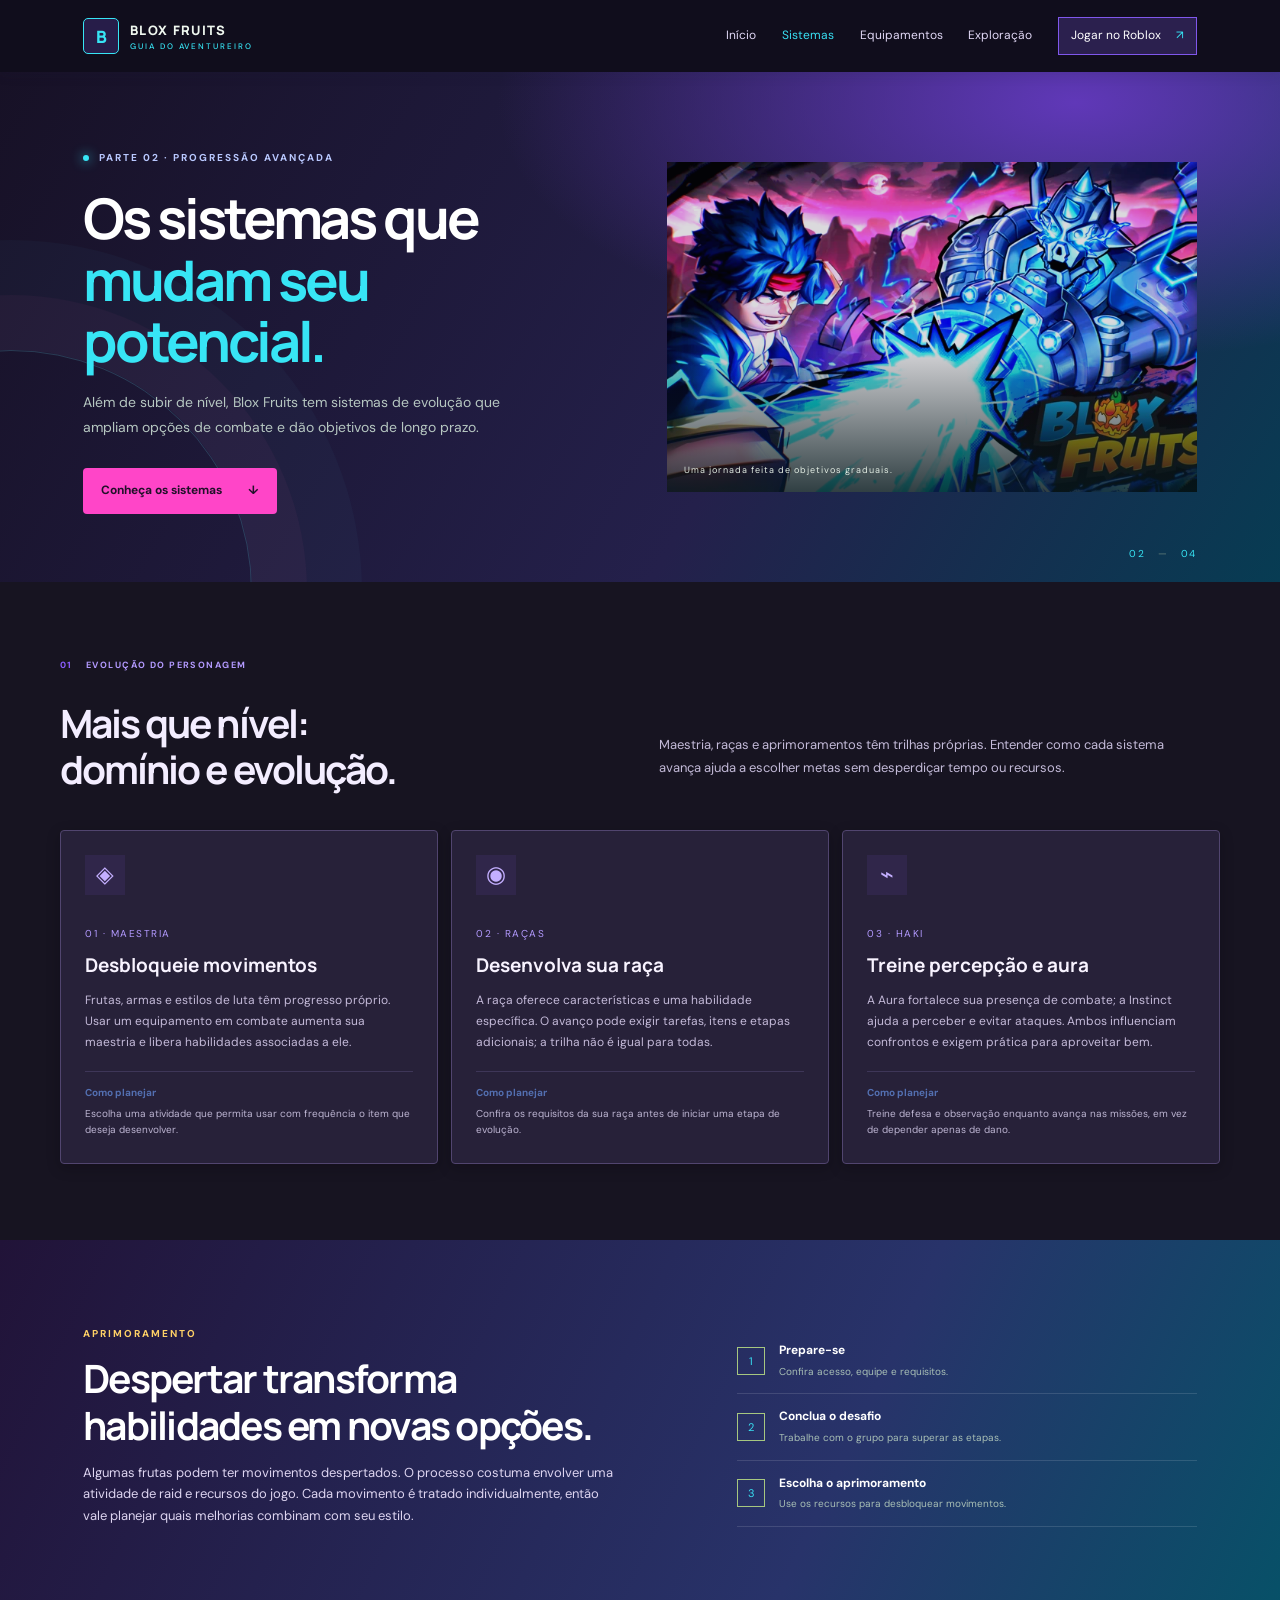
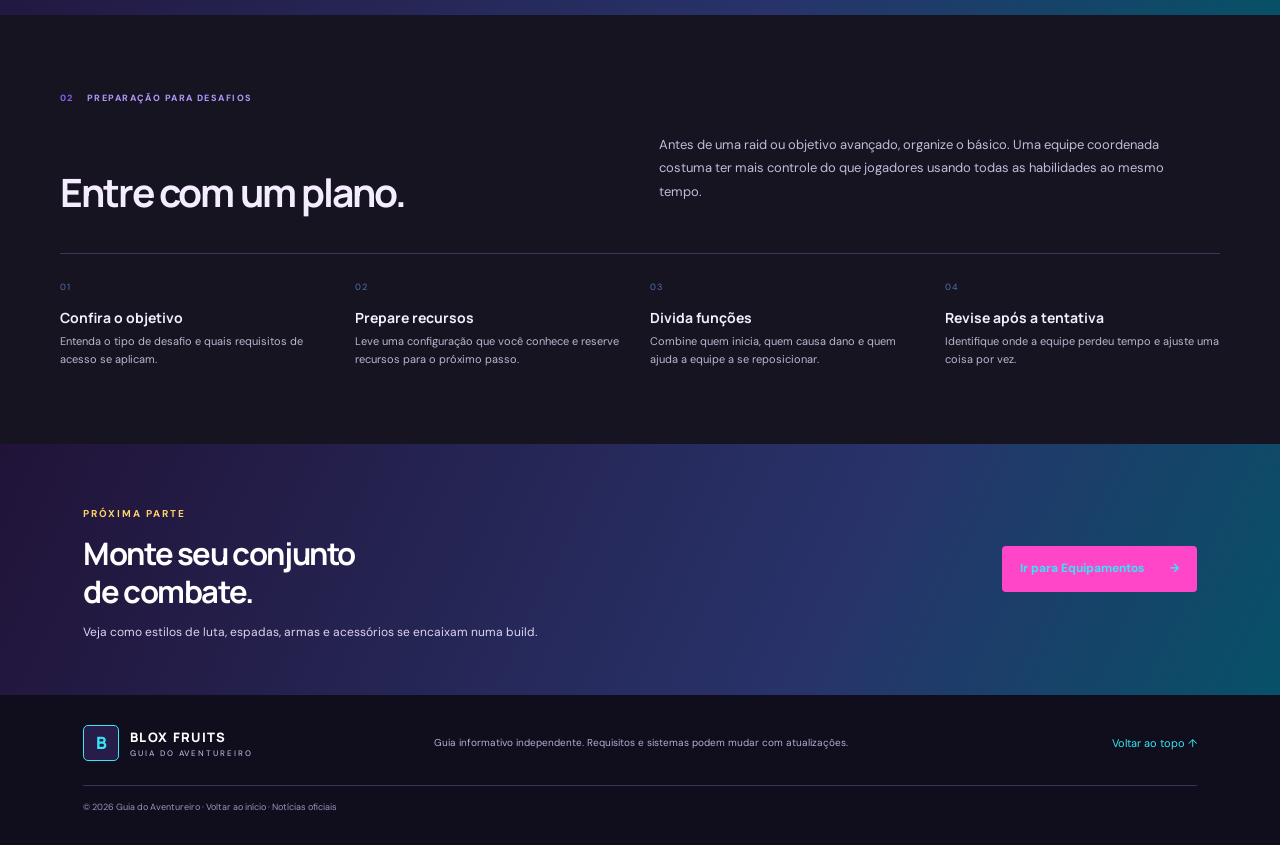
<file: pag2.html>
<!doctype html>
<html lang="pt-BR">
<head>
  <meta charset="utf-8">
  <meta name="viewport" content="width=device-width, initial-scale=1">
  <meta name="description" content="Guia de sistemas avançados de Blox Fruits: raças, Haki, despertar e progressão de habilidades.">
  <meta name="theme-color" content="#071a20">
  <title>Sistemas avançados — Blox Fruits</title>
  <link rel="preconnect" href="https://fonts.googleapis.com"><link rel="preconnect" href="https://fonts.gstatic.com" crossorigin>
  <link href="https://fonts.googleapis.com/css2?family=DM+Sans:wght@400;500;600;700&family=Manrope:wght@400;500;600;700;800&display=swap" rel="stylesheet">
  <link rel="stylesheet" href="style.css"><script src="javascript.js" defer></script>
</head>
<body id="top">
  <header class="topbar"><a class="brand" href="index.html"><span class="brand-mark">B</span><span>BLOX FRUITS<small>GUIA DO AVENTUREIRO</small></span></a><button class="menu-toggle" aria-label="Abrir menu" aria-expanded="false">☰</button><nav class="nav" aria-label="Navegação principal"><a href="index.html">Início</a><a href="pag2.html" aria-current="page">Sistemas</a><a href="pag3.html">Equipamentos</a><a href="pag4.html">Exploração</a><a class="nav-cta" href="https://www.roblox.com/games/2753915549/Blox-Fruits" target="_blank" rel="noopener noreferrer">Jogar no Roblox <span>↗</span></a></nav></header>
  <main>
    <section class="guide-hero"><div class="guide-hero-copy"><p class="eyebrow"><span></span> PARTE 02 · PROGRESSÃO AVANÇADA</p><h1>Os sistemas que<br><em>mudam seu potencial.</em></h1><p>Além de subir de nível, Blox Fruits tem sistemas de evolução que ampliam opções de combate e dão objetivos de longo prazo.</p><a class="button primary" href="#sistemas">Conheça os sistemas <span>↓</span></a></div><figure class="guide-hero-image"><img src="noFilter.webp" alt="Arte do universo de Blox Fruits"><figcaption>Uma jornada feita de objetivos graduais.</figcaption></figure><div class="page-number">02 <span>—</span> 04</div></section>
    <section class="section guide-section" id="sistemas"><div class="section-label"><span>01</span> EVOLUÇÃO DO PERSONAGEM</div><div class="section-heading"><div><h2>Mais que nível:<br>domínio e evolução.</h2></div><p>Maestria, raças e aprimoramentos têm trilhas próprias. Entender como cada sistema avança ajuda a escolher metas sem desperdiçar tempo ou recursos.</p></div>
      <div class="system-grid">
        <article class="system-card"><span class="system-icon">◈</span><span class="feature-number">01 · MAESTRIA</span><h3>Desbloqueie movimentos</h3><p>Frutas, armas e estilos de luta têm progresso próprio. Usar um equipamento em combate aumenta sua maestria e libera habilidades associadas a ele.</p><div class="system-tip"><strong>Como planejar</strong><span>Escolha uma atividade que permita usar com frequência o item que deseja desenvolver.</span></div></article>
        <article class="system-card"><span class="system-icon">◉</span><span class="feature-number">02 · RAÇAS</span><h3>Desenvolva sua raça</h3><p>A raça oferece características e uma habilidade específica. O avanço pode exigir tarefas, itens e etapas adicionais; a trilha não é igual para todas.</p><div class="system-tip"><strong>Como planejar</strong><span>Confira os requisitos da sua raça antes de iniciar uma etapa de evolução.</span></div></article>
        <article class="system-card"><span class="system-icon">⌁</span><span class="feature-number">03 · HAKI</span><h3>Treine percepção e aura</h3><p>A Aura fortalece sua presença de combate; a Instinct ajuda a perceber e evitar ataques. Ambos influenciam confrontos e exigem prática para aproveitar bem.</p><div class="system-tip"><strong>Como planejar</strong><span>Treine defesa e observação enquanto avança nas missões, em vez de depender apenas de dano.</span></div></article>
      </div>
    </section>
    <section class="guide-band"><div class="guide-band-inner"><div><p class="eyebrow">APRIMORAMENTO</p><h2>Despertar transforma<br>habilidades em novas opções.</h2><p>Algumas frutas podem ter movimentos despertados. O processo costuma envolver uma atividade de raid e recursos do jogo. Cada movimento é tratado individualmente, então vale planejar quais melhorias combinam com seu estilo.</p></div><div class="awakening-steps"><div><span>1</span><p><strong>Prepare-se</strong><small>Confira acesso, equipe e requisitos.</small></p></div><div><span>2</span><p><strong>Conclua o desafio</strong><small>Trabalhe com o grupo para superar as etapas.</small></p></div><div><span>3</span><p><strong>Escolha o aprimoramento</strong><small>Use os recursos para desbloquear movimentos.</small></p></div></div></div></section>
    <section class="section guide-section"><div class="section-label"><span>02</span> PREPARAÇÃO PARA DESAFIOS</div><div class="section-heading"><div><h2>Entre com um plano.</h2></div><p>Antes de uma raid ou objetivo avançado, organize o básico. Uma equipe coordenada costuma ter mais controle do que jogadores usando todas as habilidades ao mesmo tempo.</p></div><div class="check-grid"><article><span>01</span><h3>Confira o objetivo</h3><p>Entenda o tipo de desafio e quais requisitos de acesso se aplicam.</p></article><article><span>02</span><h3>Prepare recursos</h3><p>Leve uma configuração que você conhece e reserve recursos para o próximo passo.</p></article><article><span>03</span><h3>Divida funções</h3><p>Combine quem inicia, quem causa dano e quem ajuda a equipe a se reposicionar.</p></article><article><span>04</span><h3>Revise após a tentativa</h3><p>Identifique onde a equipe perdeu tempo e ajuste uma coisa por vez.</p></article></div></section>
    <section class="page-next"><div><p class="eyebrow">PRÓXIMA PARTE</p><h2>Monte seu conjunto<br>de combate.</h2><p>Veja como estilos de luta, espadas, armas e acessórios se encaixam numa build.</p></div><a class="button primary" href="pag3.html">Ir para Equipamentos <span>→</span></a></section>
  </main>
  <footer><a class="brand" href="index.html"><span class="brand-mark">B</span><span>BLOX FRUITS<small>GUIA DO AVENTUREIRO</small></span></a><p>Guia informativo independente. Requisitos e sistemas podem mudar com atualizações.</p><a class="back-top" href="#top">Voltar ao topo ↑</a><small class="copyright">© <span id="year"></span> Guia do Aventureiro · <a href="index.html">Voltar ao início</a> · <a href="https://gamerrobot.com/blogs/news" target="_blank" rel="noopener noreferrer">Notícias oficiais</a></small></footer>
</body>
</html>
</file>
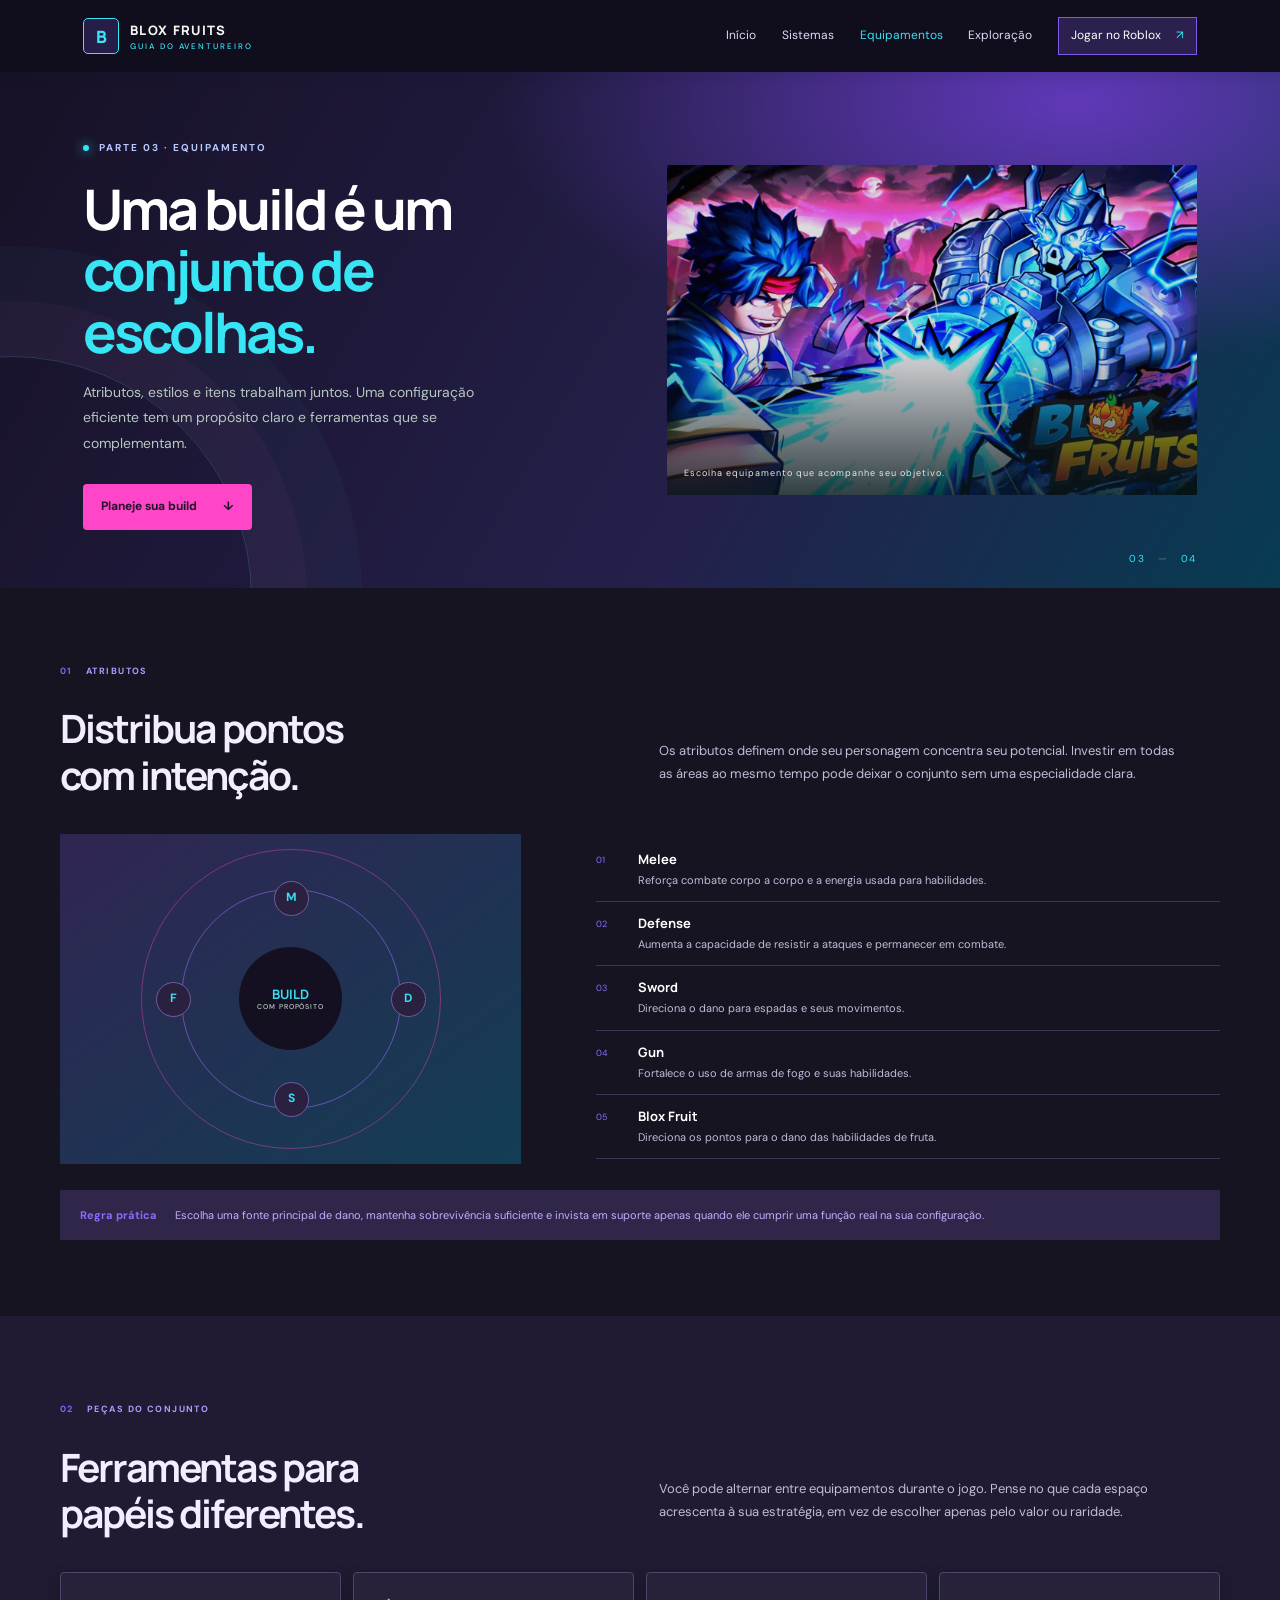
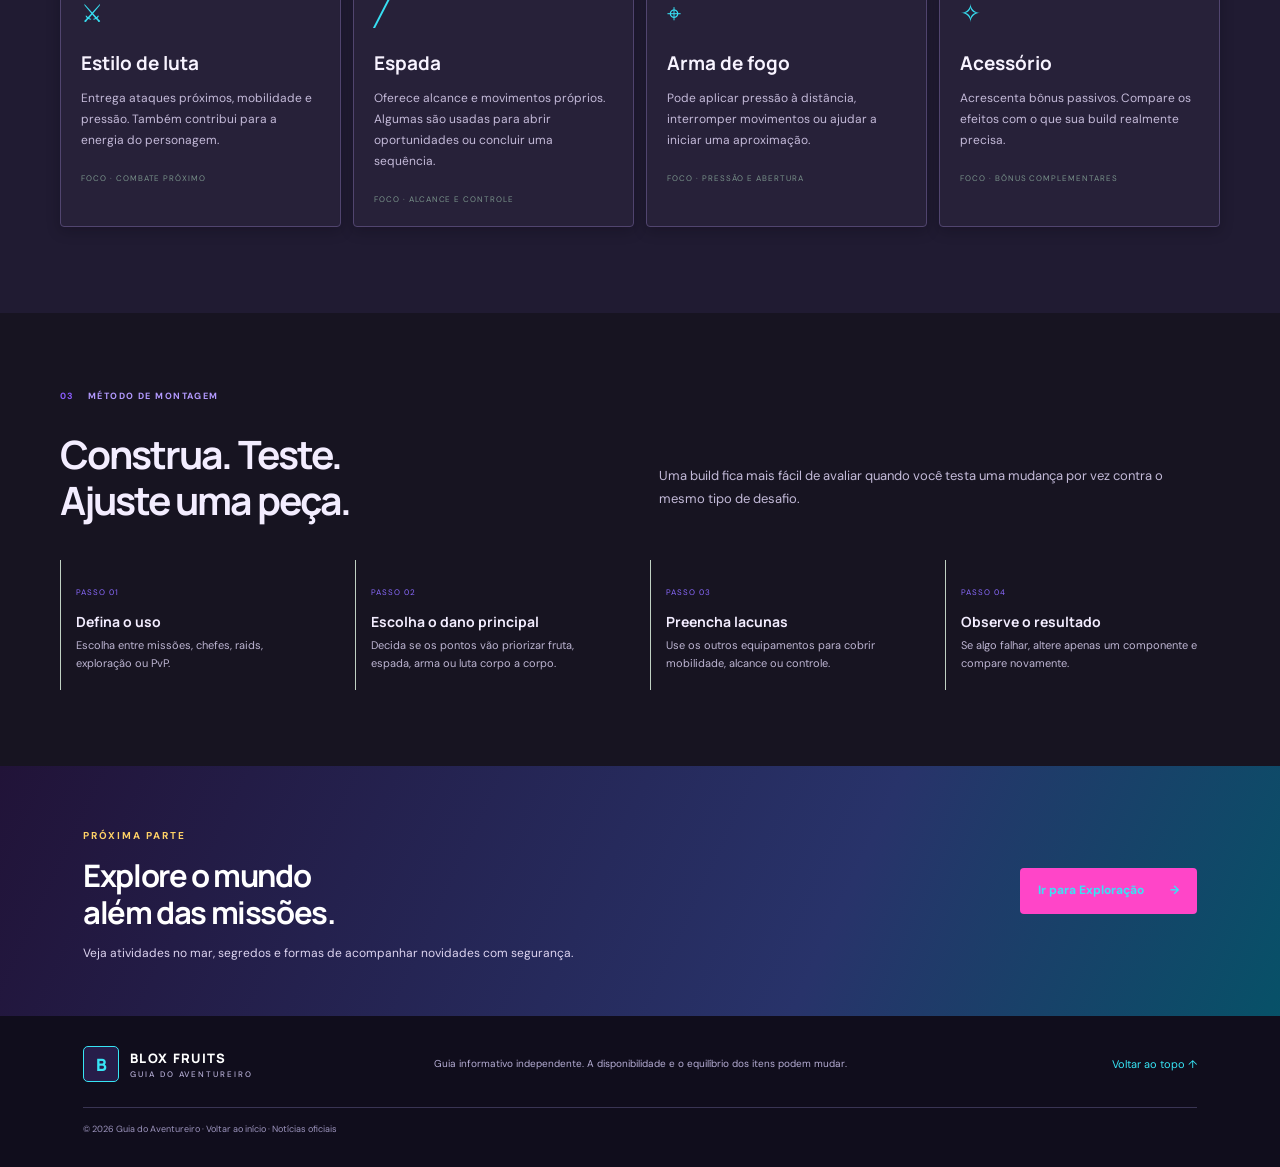
<file: pag3.html>
<!doctype html>
<html lang="pt-BR">
<head>
  <meta charset="utf-8"><meta name="viewport" content="width=device-width, initial-scale=1">
  <meta name="description" content="Aprenda a montar equipamentos e distribuir atributos em Blox Fruits: estilos de luta, espadas, armas e acessórios.">
  <meta name="theme-color" content="#071a20"><title>Equipamentos e builds — Blox Fruits</title>
  <link rel="preconnect" href="https://fonts.googleapis.com"><link rel="preconnect" href="https://fonts.gstatic.com" crossorigin><link href="https://fonts.googleapis.com/css2?family=DM+Sans:wght@400;500;600;700&family=Manrope:wght@400;500;600;700;800&display=swap" rel="stylesheet"><link rel="stylesheet" href="style.css"><script src="javascript.js" defer></script>
</head>
<body id="top">
  <header class="topbar"><a class="brand" href="index.html"><span class="brand-mark">B</span><span>BLOX FRUITS<small>GUIA DO AVENTUREIRO</small></span></a><button class="menu-toggle" aria-label="Abrir menu" aria-expanded="false">☰</button><nav class="nav" aria-label="Navegação principal"><a href="index.html">Início</a><a href="pag2.html">Sistemas</a><a href="pag3.html" aria-current="page">Equipamentos</a><a href="pag4.html">Exploração</a><a class="nav-cta" href="https://www.roblox.com/games/2753915549/Blox-Fruits" target="_blank" rel="noopener noreferrer">Jogar no Roblox <span>↗</span></a></nav></header>
  <main>
    <section class="guide-hero gear-hero"><div class="guide-hero-copy"><p class="eyebrow"><span></span> PARTE 03 · EQUIPAMENTO</p><h1>Uma build é um<br><em>conjunto de escolhas.</em></h1><p>Atributos, estilos e itens trabalham juntos. Uma configuração eficiente tem um propósito claro e ferramentas que se complementam.</p><a class="button primary" href="#builds">Planeje sua build <span>↓</span></a></div><figure class="guide-hero-image"><img src="noFilter.webp" alt="Personagens de Blox Fruits prontos para o combate"><figcaption>Escolha equipamento que acompanhe seu objetivo.</figcaption></figure><div class="page-number">03 <span>—</span> 04</div></section>
    <section class="section guide-section" id="builds"><div class="section-label"><span>01</span> ATRIBUTOS</div><div class="section-heading"><div><h2>Distribua pontos<br>com intenção.</h2></div><p>Os atributos definem onde seu personagem concentra seu potencial. Investir em todas as áreas ao mesmo tempo pode deixar o conjunto sem uma especialidade clara.</p></div><div class="stat-layout"><div class="stat-visual"><span class="stat-orbit orbit-a"></span><span class="stat-orbit orbit-b"></span><div class="stat-core">BUILD<br><small>COM PROPÓSITO</small></div><span class="stat-dot dot-a">M</span><span class="stat-dot dot-b">D</span><span class="stat-dot dot-c">S</span><span class="stat-dot dot-d">F</span></div><div class="stat-list"><article><span>01</span><div><h3>Melee</h3><p>Reforça combate corpo a corpo e a energia usada para habilidades.</p></div></article><article><span>02</span><div><h3>Defense</h3><p>Aumenta a capacidade de resistir a ataques e permanecer em combate.</p></div></article><article><span>03</span><div><h3>Sword</h3><p>Direciona o dano para espadas e seus movimentos.</p></div></article><article><span>04</span><div><h3>Gun</h3><p>Fortalece o uso de armas de fogo e suas habilidades.</p></div></article><article><span>05</span><div><h3>Blox Fruit</h3><p>Direciona os pontos para o dano das habilidades de fruta.</p></div></article></div></div><aside class="guide-callout"><strong>Regra prática</strong><span>Escolha uma fonte principal de dano, mantenha sobrevivência suficiente e invista em suporte apenas quando ele cumprir uma função real na sua configuração.</span></aside></section>
    <section class="loadout-section"><div class="section guide-section"><div class="section-label"><span>02</span> PEÇAS DO CONJUNTO</div><div class="section-heading"><div><h2>Ferramentas para<br>papéis diferentes.</h2></div><p>Você pode alternar entre equipamentos durante o jogo. Pense no que cada espaço acrescenta à sua estratégia, em vez de escolher apenas pelo valor ou raridade.</p></div><div class="loadout-grid"><article class="loadout-card"><span class="loadout-symbol">⚔</span><h3>Estilo de luta</h3><p>Entrega ataques próximos, mobilidade e pressão. Também contribui para a energia do personagem.</p><small>FOCO · COMBATE PRÓXIMO</small></article><article class="loadout-card"><span class="loadout-symbol">╱</span><h3>Espada</h3><p>Oferece alcance e movimentos próprios. Algumas são usadas para abrir oportunidades ou concluir uma sequência.</p><small>FOCO · ALCANCE E CONTROLE</small></article><article class="loadout-card"><span class="loadout-symbol">⌖</span><h3>Arma de fogo</h3><p>Pode aplicar pressão à distância, interromper movimentos ou ajudar a iniciar uma aproximação.</p><small>FOCO · PRESSÃO E ABERTURA</small></article><article class="loadout-card"><span class="loadout-symbol">✧</span><h3>Acessório</h3><p>Acrescenta bônus passivos. Compare os efeitos com o que sua build realmente precisa.</p><small>FOCO · BÔNUS COMPLEMENTARES</small></article></div></div></section>
    <section class="section guide-section"><div class="section-label"><span>03</span> MÉTODO DE MONTAGEM</div><div class="section-heading"><div><h2>Construa. Teste.<br>Ajuste uma peça.</h2></div><p>Uma build fica mais fácil de avaliar quando você testa uma mudança por vez contra o mesmo tipo de desafio.</p></div><div class="build-method"><article><span>PASSO 01</span><h3>Defina o uso</h3><p>Escolha entre missões, chefes, raids, exploração ou PvP.</p></article><article><span>PASSO 02</span><h3>Escolha o dano principal</h3><p>Decida se os pontos vão priorizar fruta, espada, arma ou luta corpo a corpo.</p></article><article><span>PASSO 03</span><h3>Preencha lacunas</h3><p>Use os outros equipamentos para cobrir mobilidade, alcance ou controle.</p></article><article><span>PASSO 04</span><h3>Observe o resultado</h3><p>Se algo falhar, altere apenas um componente e compare novamente.</p></article></div></section>
    <section class="page-next"><div><p class="eyebrow">PRÓXIMA PARTE</p><h2>Explore o mundo<br>além das missões.</h2><p>Veja atividades no mar, segredos e formas de acompanhar novidades com segurança.</p></div><a class="button primary" href="pag4.html">Ir para Exploração <span>→</span></a></section>
  </main>
  <footer><a class="brand" href="index.html"><span class="brand-mark">B</span><span>BLOX FRUITS<small>GUIA DO AVENTUREIRO</small></span></a><p>Guia informativo independente. A disponibilidade e o equilíbrio dos itens podem mudar.</p><a class="back-top" href="#top">Voltar ao topo ↑</a><small class="copyright">© <span id="year"></span> Guia do Aventureiro · <a href="index.html">Voltar ao início</a> · <a href="https://gamerrobot.com/blogs/news" target="_blank" rel="noopener noreferrer">Notícias oficiais</a></small></footer>
</body>
</html>
</file>
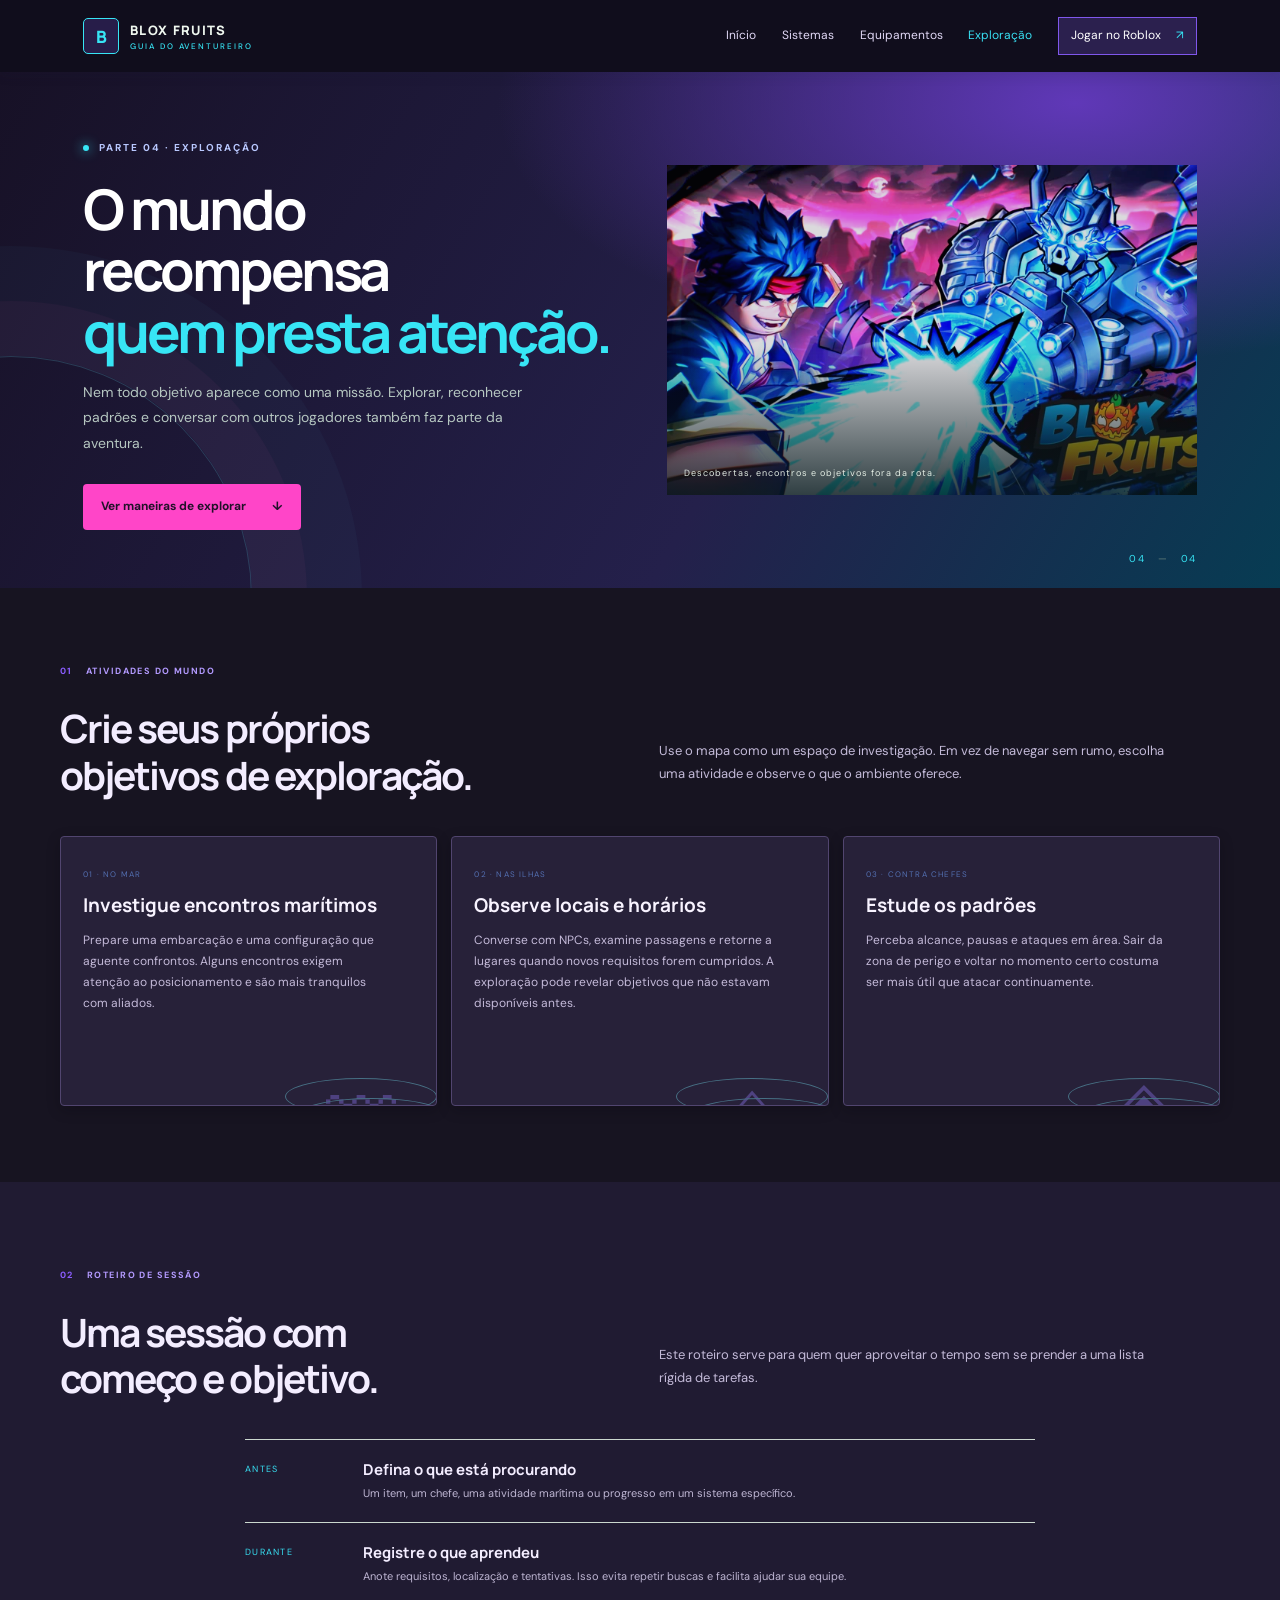
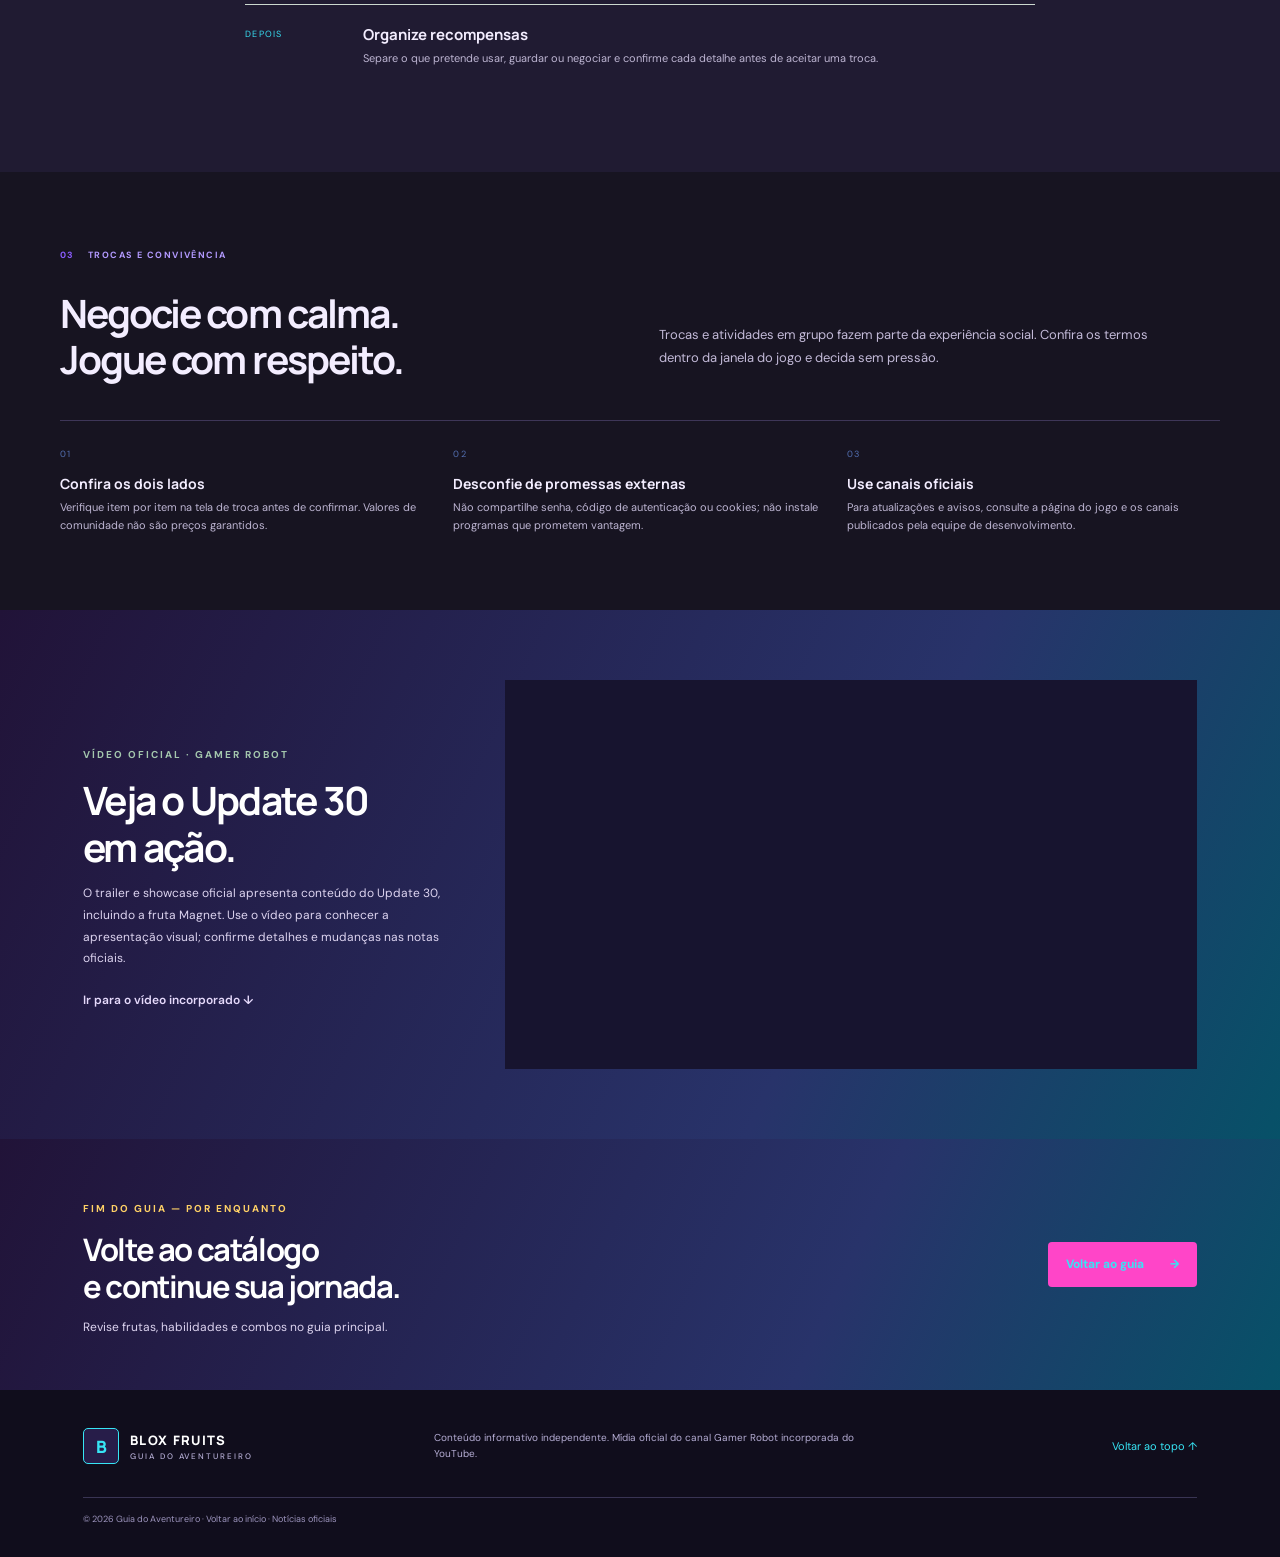
<file: pag4.html>
<!doctype html>
<html lang="pt-BR">
<head>
  <meta charset="utf-8"><meta name="viewport" content="width=device-width, initial-scale=1">
  <meta name="description" content="Guia de exploração de Blox Fruits: eventos marítimos, segredos, chefes, comércio entre jogadores e novidades oficiais.">
  <meta name="theme-color" content="#071a20"><title>Exploração e segredos — Blox Fruits</title>
  <link rel="preconnect" href="https://fonts.googleapis.com"><link rel="preconnect" href="https://fonts.gstatic.com" crossorigin><link href="https://fonts.googleapis.com/css2?family=DM+Sans:wght@400;500;600;700&family=Manrope:wght@400;500;600;700;800&display=swap" rel="stylesheet"><link rel="stylesheet" href="style.css"><script src="javascript.js" defer></script>
</head>
<body id="top">
  <header class="topbar"><a class="brand" href="index.html"><span class="brand-mark">B</span><span>BLOX FRUITS<small>GUIA DO AVENTUREIRO</small></span></a><button class="menu-toggle" aria-label="Abrir menu" aria-expanded="false">☰</button><nav class="nav" aria-label="Navegação principal"><a href="index.html">Início</a><a href="pag2.html">Sistemas</a><a href="pag3.html">Equipamentos</a><a href="pag4.html" aria-current="page">Exploração</a><a class="nav-cta" href="https://www.roblox.com/games/2753915549/Blox-Fruits" target="_blank" rel="noopener noreferrer">Jogar no Roblox <span>↗</span></a></nav></header>
  <main>
    <section class="guide-hero explore-hero"><div class="guide-hero-copy"><p class="eyebrow"><span></span> PARTE 04 · EXPLORAÇÃO</p><h1>O mundo recompensa<br><em>quem presta atenção.</em></h1><p>Nem todo objetivo aparece como uma missão. Explorar, reconhecer padrões e conversar com outros jogadores também faz parte da aventura.</p><a class="button primary" href="#descobertas">Ver maneiras de explorar <span>↓</span></a></div><figure class="guide-hero-image"><img src="noFilter.webp" alt="Arte do jogo Blox Fruits para ilustrar a exploração"><figcaption>Descobertas, encontros e objetivos fora da rota.</figcaption></figure><div class="page-number">04 <span>—</span> 04</div></section>
    <section class="section guide-section" id="descobertas"><div class="section-label"><span>01</span> ATIVIDADES DO MUNDO</div><div class="section-heading"><div><h2>Crie seus próprios<br>objetivos de exploração.</h2></div><p>Use o mapa como um espaço de investigação. Em vez de navegar sem rumo, escolha uma atividade e observe o que o ambiente oferece.</p></div><div class="discovery-grid"><article class="discovery-card"><span>01 · NO MAR</span><h3>Investigue encontros marítimos</h3><p>Prepare uma embarcação e uma configuração que aguente confrontos. Alguns encontros exigem atenção ao posicionamento e são mais tranquilos com aliados.</p><div class="discovery-art waves">〰</div></article><article class="discovery-card"><span>02 · NAS ILHAS</span><h3>Observe locais e horários</h3><p>Converse com NPCs, examine passagens e retorne a lugares quando novos requisitos forem cumpridos. A exploração pode revelar objetivos que não estavam disponíveis antes.</p><div class="discovery-art island">⌂</div></article><article class="discovery-card"><span>03 · CONTRA CHEFES</span><h3>Estude os padrões</h3><p>Perceba alcance, pausas e ataques em área. Sair da zona de perigo e voltar no momento certo costuma ser mais útil que atacar continuamente.</p><div class="discovery-art boss">◈</div></article></div></section>
    <section class="route-section"><div class="section guide-section"><div class="section-label"><span>02</span> ROTEIRO DE SESSÃO</div><div class="section-heading"><div><h2>Uma sessão com<br>começo e objetivo.</h2></div><p>Este roteiro serve para quem quer aproveitar o tempo sem se prender a uma lista rígida de tarefas.</p></div><div class="route-timeline"><article><span class="route-time">ANTES</span><div><h3>Defina o que está procurando</h3><p>Um item, um chefe, uma atividade marítima ou progresso em um sistema específico.</p></div></article><article><span class="route-time">DURANTE</span><div><h3>Registre o que aprendeu</h3><p>Anote requisitos, localização e tentativas. Isso evita repetir buscas e facilita ajudar sua equipe.</p></div></article><article><span class="route-time">DEPOIS</span><div><h3>Organize recompensas</h3><p>Separe o que pretende usar, guardar ou negociar e confirme cada detalhe antes de aceitar uma troca.</p></div></article></div></div></section>
    <section class="section guide-section trading-section"><div class="section-label"><span>03</span> TROCAS E CONVIVÊNCIA</div><div class="section-heading"><div><h2>Negocie com calma.<br>Jogue com respeito.</h2></div><p>Trocas e atividades em grupo fazem parte da experiência social. Confira os termos dentro da janela do jogo e decida sem pressão.</p></div><div class="safe-grid"><article><span>01</span><h3>Confira os dois lados</h3><p>Verifique item por item na tela de troca antes de confirmar. Valores de comunidade não são preços garantidos.</p></article><article><span>02</span><h3>Desconfie de promessas externas</h3><p>Não compartilhe senha, código de autenticação ou cookies; não instale programas que prometem vantagem.</p></article><article><span>03</span><h3>Use canais oficiais</h3><p>Para atualizações e avisos, consulte a página do jogo e os canais publicados pela equipe de desenvolvimento.</p></article></div></section>
    <section class="video-feature"><div class="video-copy"><p class="eyebrow">VÍDEO OFICIAL · GAMER ROBOT</p><h2>Veja o Update 30<br>em ação.</h2><p>O trailer e showcase oficial apresenta conteúdo do Update 30, incluindo a fruta Magnet. Use o vídeo para conhecer a apresentação visual; confirme detalhes e mudanças nas notas oficiais.</p><a class="text-link" href="https://www.youtube.com/watch?v=1tffqhaqxRI" target="_blank" rel="noopener noreferrer">Assistir no YouTube <span>↗</span></a></div><div class="video-frame"><iframe src="https://www.youtube-nocookie.com/embed/1tffqhaqxRI" title="Update 30 Trailer e Magnet Showcase de Blox Fruits, canal oficial Gamer Robot" loading="lazy" referrerpolicy="strict-origin-when-cross-origin" allow="accelerometer; autoplay; clipboard-write; encrypted-media; gyroscope; picture-in-picture; web-share" allowfullscreen></iframe></div></section>
    <section class="page-next"><div><p class="eyebrow">FIM DO GUIA — POR ENQUANTO</p><h2>Volte ao catálogo<br>e continue sua jornada.</h2><p>Revise frutas, habilidades e combos no guia principal.</p></div><a class="button primary" href="index.html#showcase">Voltar ao guia <span>→</span></a></section>
  </main>
  <footer><a class="brand" href="index.html"><span class="brand-mark">B</span><span>BLOX FRUITS<small>GUIA DO AVENTUREIRO</small></span></a><p>Conteúdo informativo independente. Mídia oficial do canal Gamer Robot incorporada do YouTube.</p><a class="back-top" href="#top">Voltar ao topo ↑</a><small class="copyright">© <span id="year"></span> Guia do Aventureiro · <a href="index.html">Voltar ao início</a> · <a href="https://gamerrobot.com/blogs/news" target="_blank" rel="noopener noreferrer">Notícias oficiais</a></small></footer>
</body>
</html>
</file>
<file: style.css>
:root{--ink:#102b30;--deep:#071a20;--muted:#697b7d;--teal:#1d7974;--lime:#d7e994;--paper:#f5f7f2;--line:#dfe6df;--white:#fff;--display:'Manrope',sans-serif;--body:'DM Sans',sans-serif}*{box-sizing:border-box}html{scroll-behavior:smooth;scroll-padding-top:90px}body{margin:0;background:var(--paper);color:var(--ink);font-family:var(--body);font-size:16px;line-height:1.65}a{color:inherit;text-decoration:none}.topbar{height:82px;padding:0 max(calc((100vw - 1160px)/2),6.5%);display:flex;align-items:center;justify-content:space-between;background:rgba(7,26,32,.97);color:#eff7ef;position:sticky;top:0;z-index:10}.brand{display:flex;align-items:center;gap:11px;font:800 13px var(--display);letter-spacing:.13em}.brand-mark{width:34px;height:34px;border:1px solid #b9d471;color:#d7e994;display:grid;place-items:center;font:800 17px var(--display);letter-spacing:0;transform:rotate(-4deg)}.brand small{display:block;font:500 8px var(--body);letter-spacing:.24em;color:#9eb2ad;margin-top:2px}.nav{display:flex;align-items:center;gap:34px;font-size:13px;color:#c1d0cc}.nav>a:not(.nav-cta):hover,.text-link:hover{color:var(--lime)}.nav-cta{padding:10px 15px;border:1px solid #66857f;color:#edf5e7}.nav-cta span{margin-left:12px;color:var(--lime)}.menu-toggle{display:none;background:none;border:0;color:white;font-size:23px}.hero{background:var(--deep);color:white;min-height:590px;display:grid;grid-template-columns:1fr 1.03fr;position:relative;overflow:hidden;padding:68px max(calc((100vw - 1160px)/2),6.5%) 75px;gap:44px;align-items:center}.hero:before{content:'';position:absolute;width:420px;height:420px;border:1px solid rgba(183,218,122,.09);border-radius:50%;left:-250px;top:120px;box-shadow:0 0 0 55px rgba(183,218,122,.025),0 0 0 110px rgba(183,218,122,.02)}.hero-copy{position:relative;z-index:1}.eyebrow,.section-label{font-size:10px;letter-spacing:.2em;font-weight:700;color:#8ba6a0}.eyebrow{display:flex;align-items:center;gap:10px}.eyebrow>span,.pulse{height:6px;width:6px;border-radius:50%;background:var(--lime);box-shadow:0 0 12px #d7e994}.hero h1{font:700 clamp(38px,5vw,60px)/1.12 var(--display);letter-spacing:-.055em;margin:24px 0 18px}.hero h1 em{font-style:normal;color:var(--lime)}.hero-lead{color:#b5c5c1;font-size:15px;max-width:455px;line-height:1.8}.hero-actions{display:flex;align-items:center;gap:27px;margin:30px 0 48px}.button{display:inline-flex;padding:13px 18px;align-items:center;gap:26px;font-size:12px;font-weight:700}.primary{background:var(--lime);color:#17332e}.primary:hover{background:#e4f3b7}.text-link{font-size:12px;color:#d7e1dc}.text-link span{color:var(--lime);margin-left:8px}.hero-note{display:flex;align-items:center;gap:13px;border-top:1px solid #244047;padding-top:20px;max-width:390px}.note-icon{font-size:23px;color:var(--lime)}.hero-note strong,.hero-note small{display:block}.hero-note strong{font-size:12px}.hero-note small{font-size:10px;color:#91a7a2;margin-top:3px}.hero-art{height:405px;position:relative;background:#172d30;overflow:hidden}.hero-art:after{content:'';position:absolute;inset:55% 0 0;background:linear-gradient(transparent,rgba(4,17,20,.8));pointer-events:none}.hero-art img{width:100%;height:100%;object-fit:cover;object-position:center;filter:saturate(.78);opacity:.85}.art-caption{position:absolute;bottom:20px;left:22px;z-index:1;font-size:9px;letter-spacing:.19em;color:#e5efe0;display:flex;align-items:center;gap:10px}.hero-index{position:absolute;bottom:25px;right:max(calc((100vw - 1160px)/2),6.5%);font:700 10px var(--display);letter-spacing:.13em;color:#d3e1d8}.hero-index span{color:#68827b;margin:0 10px}.section{max-width:1160px;margin:0 auto;padding:106px 0}.section-label{color:var(--teal);display:flex;gap:13px;align-items:center}.section-label span{color:#a1b4a5}.intro-grid,.section-heading{display:grid;grid-template-columns:1fr 1fr;gap:50px;align-items:end;margin-top:27px}.section h2,.tips h2{font:700 clamp(32px,4vw,46px)/1.18 var(--display);letter-spacing:-.05em;margin:0}.intro-copy p,.section-heading>p{color:var(--muted);font-size:14px;margin:0 0 12px;max-width:520px}.feature-row{display:grid;grid-template-columns:repeat(3,1fr);margin-top:63px;border-top:1px solid var(--line)}.feature-row article{padding:22px 30px 0 0}.feature-number{font-size:10px;letter-spacing:.15em;color:var(--teal)}.feature-row h3,.tip-list h3{font:700 16px var(--display);margin:11px 0 6px}.feature-row p,.tip-list p{font-size:12px;color:var(--muted);margin:0;max-width:275px}.seas{max-width:none;padding-left:max(calc((100vw - 1160px)/2),6.5%);padding-right:max(calc((100vw - 1160px)/2),6.5%);background:#eaf0e9}.seas .section-heading,.seas .section-label,.fruits .section-heading,.fruits .section-label,.fruits .filters,.fruit-grid,.fine-print{max-width:1160px;margin-left:auto;margin-right:auto}.section-heading{margin-top:27px}.sea-grid{max-width:1160px;margin:40px auto 0;display:grid;grid-template-columns:repeat(3,1fr);gap:14px}.sea-card{min-height:245px;padding:22px 23px;background:#123238;color:#edf4ed;display:flex;flex-direction:column;justify-content:space-between;position:relative;overflow:hidden}.sea-card:after{content:'';position:absolute;width:180px;height:180px;border:1px solid rgba(215,233,148,.13);border-radius:50%;right:-92px;bottom:-75px;box-shadow:0 0 0 22px rgba(215,233,148,.03),0 0 0 45px rgba(215,233,148,.025)}.sea-two{background:#17454a}.sea-three{background:#1b5755}.sea-top{font-size:9px;letter-spacing:.18em;color:#aec4b7;display:flex;justify-content:space-between}.sea-card h3{font:700 22px var(--display);margin:0 0 7px}.sea-card p{font-size:12px;color:#bdcfca;margin:0;max-width:290px}.sea-arrow{position:absolute;right:22px;bottom:24px;color:var(--lime);z-index:1}.fruits{padding-bottom:97px}.fruits .section-heading{margin-bottom:28px}.filters{display:flex;gap:8px;margin-bottom:20px!important}.filter{border:1px solid #d6e0d8;background:transparent;color:#59706c;padding:8px 14px;font:600 11px var(--body);cursor:pointer}.filter:hover,.filter.active{background:var(--ink);border-color:var(--ink);color:white}.fruit-grid{display:grid;grid-template-columns:repeat(4,1fr);gap:11px}.fruit-card{min-height:174px;background:#fff;border:1px solid #e8ece6;padding:19px 17px;display:flex;align-items:flex-start;gap:12px;position:relative;transition:transform .2s,box-shadow .2s}.fruit-card:hover{transform:translateY(-3px);box-shadow:0 12px 24px #163c3010}.fruit-symbol{width:37px;height:37px;flex:0 0 37px;display:grid;place-items:center;background:#f0f3e8;color:#3f766a;font-size:21px}.fire{color:#c66b4a;background:#f8eee8}.ice{color:#679dba;background:#eaf4f5}.light{color:#b09442;background:#f8f5e7}.buddha{color:#ad8f35;background:#f7f1dd}.phoenix{color:#a45447;background:#f8eeeb}.portal{color:#7765ad;background:#f0edf8}.quake{color:#49857f;background:#eaf3ef}.rubber{color:#bc6f80;background:#f9eef1}.fruit-type{font-size:8px;letter-spacing:.15em;color:#78908a}.fruit-card h3{font:700 15px var(--display);margin:3px 0 4px}.fruit-card p{font-size:10px;line-height:1.5;color:var(--muted);margin:0;max-width:155px}.card-arrow{position:absolute;right:14px;top:15px;color:#93a69d;font-size:12px}.fruit-card[hidden]{display:none}.fine-print{font-size:10px;color:#81918d;margin-top:15px!important}.tips{padding-top:85px;padding-bottom:95px;border-top:1px solid var(--line)}.tips-layout{display:grid;grid-template-columns:.9fr 1.1fr;gap:75px;margin-top:30px}.tips-intro{color:var(--muted);font-size:13px;max-width:300px}.tip-list article{display:grid;grid-template-columns:36px 1fr;gap:11px;padding:15px 0;border-bottom:1px solid var(--line)}.tip-list article:first-child{padding-top:0}.tip-list article>span{color:var(--teal);font-size:10px;letter-spacing:.1em;padding-top:4px}.tip-list h3{font-size:13px;margin:0 0 3px}.tip-list p{max-width:none}.curiosity{background:#13383b;color:#eff5ed;padding:70px max(calc((100vw - 1160px)/2),6.5%);display:grid;grid-template-columns:70px 1fr 200px;gap:20px;align-items:center}.curiosity-mark{font:700 100px/.8 Georgia;color:var(--lime);align-self:start}.curiosity .eyebrow{color:#a4c7ad}.curiosity h2{font:700 33px/1.2 var(--display);letter-spacing:-.04em;margin:10px 0}.curiosity>div>p:last-child{font-size:12px;color:#bbceca;max-width:540px;margin:0}.curiosity-count{display:flex;gap:12px;align-items:center;color:var(--lime);font-size:19px}.curiosity-count span{color:#aec4ba;font-size:8px;letter-spacing:.14em;line-height:1.6}footer{background:#071a20;color:#b4c4bd;padding:30px max(calc((100vw - 1160px)/2),6.5%);display:grid;grid-template-columns:1fr 2fr auto;gap:24px;align-items:center}footer .brand{color:#eff7ef}footer>p{font-size:10px;max-width:430px;color:#90a39d}footer .back-top{font-size:11px;color:#d7e994}footer .copyright{grid-column:1/-1;border-top:1px solid #20393c;padding-top:14px;font-size:9px;color:#718783}.nav-cta:focus-visible,.button:focus-visible,.filter:focus-visible,a:focus-visible,.menu-toggle:focus-visible{outline:2px solid #b4d875;outline-offset:3px}
@media(max-width:1200px){.section{margin-left:6.5%;margin-right:6.5%}.seas{margin:0;padding-left:6.5%;padding-right:6.5%}.seas .section-heading,.seas .section-label,.fruits .section-heading,.fruits .section-label,.fruits .filters,.fruit-grid,.fine-print{max-width:none}.fruit-grid{grid-template-columns:repeat(4,1fr)}}
@media(max-width:760px){.topbar{height:70px;padding:0 6%}.menu-toggle{display:block}.nav{display:none;position:absolute;top:70px;left:0;right:0;background:#071a20;padding:18px 6% 25px;flex-direction:column;align-items:stretch;gap:16px}.nav.open{display:flex}.nav-cta{text-align:center}.hero{padding:58px 6% 70px;grid-template-columns:1fr;gap:35px}.hero h1{font-size:44px}.hero-art{height:300px}.hero-actions{margin-bottom:34px}.hero-index{right:6%}.section{padding:75px 0;margin-left:6%;margin-right:6%}.intro-grid,.section-heading{grid-template-columns:1fr;gap:18px}.section h2,.tips h2{font-size:36px}.feature-row{margin-top:35px;grid-template-columns:1fr}.feature-row article{padding:15px 0;border-bottom:1px solid var(--line)}.feature-row p{max-width:430px}.seas{margin:0;padding:75px 6%}.sea-grid{grid-template-columns:1fr}.sea-card{min-height:195px}.fruits{padding-bottom:70px}.fruit-grid{grid-template-columns:repeat(2,1fr)}.fruit-card{min-height:165px;padding:14px 12px;gap:8px}.fruit-symbol{width:32px;height:32px;flex-basis:32px}.tips-layout{grid-template-columns:1fr;gap:35px}.curiosity{padding:55px 6%;grid-template-columns:38px 1fr}.curiosity-mark{font-size:70px}.curiosity-count{grid-column:2}.curiosity h2{font-size:28px}footer{padding:27px 6%;grid-template-columns:1fr auto}footer>p{grid-column:1/-1;grid-row:2;margin:0}footer .copyright{grid-row:3}}
@media(max-width:430px){.hero h1{font-size:37px}.hero-lead{font-size:14px}.hero-art{height:230px}.fruit-grid{grid-template-columns:1fr}.fruit-card{min-height:116px}.filters{flex-wrap:wrap}.section-heading>p{font-size:13px}.curiosity{grid-template-columns:25px 1fr;gap:13px}.curiosity h2{font-size:25px}}
@media(prefers-reduced-motion:reduce){html{scroll-behavior:auto}*,*:before,*:after{transition:none!important}}
.combos{padding-top:30px}.combo-grid{display:grid;grid-template-columns:repeat(3,1fr);gap:13px;margin-top:37px}.combo-card{background:#fff;border:1px solid #e5ebe3;padding:23px 20px}.combo-tag{font-size:8px;letter-spacing:.16em;color:var(--teal);font-weight:700}.combo-card h3{font:700 18px var(--display);margin:9px 0 16px}.combo-sequence{display:flex;flex-wrap:wrap;gap:6px;align-items:center}.combo-sequence span{background:#edf2e8;padding:5px 8px;font-size:9px;color:#315851}.combo-sequence b{font-size:10px;color:#7d9890}.combo-card>p{font-size:11px;color:var(--muted);margin:16px 0 0}.showcase{padding-top:35px;background:#eaf0e9;max-width:none;padding-left:max(calc((100vw - 1160px)/2),6.5%);padding-right:max(calc((100vw - 1160px)/2),6.5%)}.showcase .section-heading,.showcase .section-label,.showcase .fruit-search-label,.showcase .fruit-search,.showcase-grid,.showcase>.fine-print,.weakness-note{max-width:1160px;margin-left:auto;margin-right:auto}.fruit-search-label{display:block;font-size:9px;letter-spacing:.15em;color:var(--teal);font-weight:700;margin-top:31px!important;margin-bottom:7px!important}.fruit-search{display:block;width:100%;padding:13px 15px;border:1px solid #d5e0d6;background:#f9fbf7;font:13px var(--body);color:var(--ink);outline:none}.fruit-search:focus{border-color:var(--teal);box-shadow:0 0 0 3px #1d79741a}.showcase-grid{display:grid;grid-template-columns:repeat(3,1fr);gap:11px;margin-top:17px!important}.showcase-card{background:#fff;border:1px solid #e2e9e1;padding:16px}.showcase-title{display:flex;align-items:center;gap:11px}.showcase-orb{width:34px;height:34px;display:grid;place-items:center;background:#f0f3e8;color:#3f766a}.showcase-orb.elemental{background:#eaf4f5;color:#6098a9}.showcase-orb.beast{background:#f7f1df;color:#a58b46}.showcase-title .fruit-type{font-size:8px}.showcase-title h3{font:700 15px var(--display);margin:1px 0}.move-label{font-size:8px;letter-spacing:.13em;color:#788d85;margin:15px 0 7px}.move-links{display:flex;gap:6px}.move-links a{width:29px;height:27px;display:grid;place-items:center;background:#edf2e8;color:#315851;font-size:10px;font-weight:700}.move-links a:hover{background:var(--ink);color:white}.showcase-links{display:flex;flex-wrap:wrap;gap:8px 14px;margin-top:13px}.showcase-links a{font-size:9px;color:var(--teal);font-weight:700}.showcase-links a:hover{text-decoration:underline}.weakness-note{margin-top:20px!important;padding:15px 18px;background:#183b3d;color:#e8f0e8;display:flex;gap:15px;align-items:flex-start}.weakness-note span{color:var(--lime);font-size:9px;letter-spacing:.14em;font-weight:700;white-space:nowrap;padding-top:4px}.weakness-note p{font-size:11px;color:#c0d1ca;margin:0}.showcase>.fine-print{margin-top:12px!important}.no-results{grid-column:1/-1;color:var(--muted);font-size:13px}
@media(max-width:1200px){.showcase{padding-left:6.5%;padding-right:6.5%}.showcase .section-heading,.showcase .section-label,.showcase .fruit-search-label,.showcase .fruit-search,.showcase-grid,.showcase>.fine-print,.weakness-note{max-width:none}}
@media(max-width:760px){.combo-grid{grid-template-columns:1fr}.showcase{padding:75px 6%}.showcase-grid{grid-template-columns:repeat(2,1fr)}}
@media(max-width:430px){.showcase-grid{grid-template-columns:1fr}.combo-sequence{gap:5px}.combo-card{padding:20px 16px}}
.showcase>.fine-print a{color:var(--teal);text-decoration:underline;text-underline-offset:2px}.showcase>.fine-print+.fine-print{margin-top:6px!important}
.combos .fine-print a{color:var(--teal);text-decoration:underline;text-underline-offset:2px}
.fruit-spotlight{max-width:1160px;margin:32px auto 28px;background:#102f33;color:#eff7ef;display:grid;grid-template-columns:.68fr 1.32fr;gap:25px;padding:22px;align-items:center}.spotlight-copy .eyebrow{color:#a4c7ad}.spotlight-copy h3{font:700 30px var(--display);margin:9px 0 4px}.spotlight-copy>p:not(.eyebrow){font-size:11px;color:#b8cbc2;min-height:38px}.spotlight-picker{display:flex;gap:6px;flex-wrap:wrap;margin:17px 0}.spotlight-choice{border:1px solid #55736d;color:#d2e0d9;background:transparent;padding:7px 10px;font:600 10px var(--body);cursor:pointer}.spotlight-choice:hover,.spotlight-choice.active{background:var(--lime);border-color:var(--lime);color:#16342f}.spotlight-watch{font-size:10px;color:var(--lime)}.spotlight-watch:hover{text-decoration:underline}.spotlight-media{display:grid;grid-template-columns:110px 1fr;gap:13px;align-items:stretch}.spotlight-media>img{width:100%;height:100%;min-height:190px;object-fit:contain;background:#f5f7f2;padding:9px}.spotlight-player{position:relative;aspect-ratio:16/9;background:#071a20}.spotlight-player iframe{position:absolute;inset:0;width:100%;height:100%;border:0}.showcase-card{overflow:hidden}.showcase-fruit-image{display:block;width:100%;height:118px;object-fit:contain;background:linear-gradient(145deg,#f7f8f3,#ebf0e9);padding:10px;margin-bottom:14px}.showcase-card .showcase-title{min-height:42px}
.catalog-count{max-width:1160px;margin:0 auto 5px;color:#657b74;font-size:10px;letter-spacing:.04em}.catalog-count strong{color:var(--teal);font:800 17px var(--display);margin-right:4px}
@media(max-width:1200px){.fruit-spotlight{max-width:none}}
@media(max-width:760px){.fruit-spotlight{grid-template-columns:1fr;padding:18px}.spotlight-media{grid-template-columns:76px 1fr}.spotlight-media>img{min-height:120px}.spotlight-copy h3{font-size:25px}}
@media(max-width:430px){.spotlight-media{grid-template-columns:1fr}.spotlight-media>img{height:110px;min-height:110px}.showcase-fruit-image{height:135px}}
.nav a[aria-current="page"]{color:var(--lime)}
.topbar{transition:transform .25s ease}.topbar.topbar-hidden{transform:translateY(-100%)}
.guide-hero{background:var(--deep);color:#eff7ef;min-height:510px;padding:58px max(calc((100vw - 1160px)/2),6.5%);display:grid;grid-template-columns:1fr 1fr;gap:54px;align-items:center;position:relative;overflow:hidden}.guide-hero:before{content:'';position:absolute;left:-230px;bottom:-250px;width:480px;height:480px;border:1px solid #d7e99418;border-radius:50%;box-shadow:0 0 0 55px #d7e99408,0 0 0 110px #d7e99405}.guide-hero-copy{position:relative;z-index:1}.guide-hero h1{font:700 clamp(39px,5vw,56px)/1.1 var(--display);letter-spacing:-.055em;margin:21px 0 18px}.guide-hero h1 em{color:var(--lime);font-style:normal}.guide-hero-copy>p:not(.eyebrow){max-width:440px;color:#b6c7c1;font-size:14px;line-height:1.8;margin-bottom:28px}.guide-hero-image{height:330px;margin:0;position:relative;background:#142a2d;overflow:hidden}.guide-hero-image:after{content:'';position:absolute;inset:55% 0 0;background:linear-gradient(transparent,#06191dcc)}.guide-hero-image img{width:100%;height:100%;object-fit:cover;object-position:center;filter:saturate(.76);opacity:.84}.guide-hero-image figcaption{position:absolute;z-index:1;bottom:14px;left:17px;font-size:9px;letter-spacing:.11em;color:#e1ebe2}.page-number{position:absolute;right:max(calc((100vw - 1160px)/2),6.5%);bottom:20px;font-size:10px;letter-spacing:.15em;color:#d4e2d9}.page-number span{color:#68827b;margin:0 8px}.guide-section{padding-top:90px;padding-bottom:90px}.system-grid{display:grid;grid-template-columns:repeat(3,1fr);gap:13px;margin-top:38px}.system-card{background:white;border:1px solid #e5ebe3;padding:24px;min-height:300px}.system-icon{display:grid;place-items:center;width:40px;height:40px;margin-bottom:24px;background:#edf2e8;color:var(--teal);font-size:23px}.system-card h3,.loadout-card h3,.discovery-card h3{font:700 19px var(--display);margin:7px 0}.system-card>p,.loadout-card>p,.discovery-card>p{font-size:12px;color:var(--muted);line-height:1.75}.system-tip{border-top:1px solid var(--line);padding-top:13px;margin-top:18px}.system-tip strong,.system-tip span{display:block}.system-tip strong{font-size:10px;color:var(--teal)}.system-tip span{font-size:10px;color:var(--muted);margin-top:4px}.guide-band{background:#12373a;color:#eff5ed;padding:76px max(calc((100vw - 1160px)/2),6.5%)}.guide-band-inner{display:grid;grid-template-columns:1fr .8fr;gap:80px;align-items:center;max-width:1160px;margin:auto}.guide-band h2,.page-next h2,.video-copy h2{font:700 clamp(29px,3.5vw,39px)/1.2 var(--display);letter-spacing:-.045em;margin:13px 0}.guide-band-inner>div:first-child>p:last-child{font-size:13px;color:#bdcfca;max-width:530px}.awakening-steps>div{display:flex;align-items:center;gap:14px;border-bottom:1px solid #ffffff20;padding:13px 0}.awakening-steps>div>span{width:28px;height:28px;display:grid;place-items:center;border:1px solid #a6c780;color:var(--lime);font-size:11px}.awakening-steps p{margin:0}.awakening-steps strong,.awakening-steps small{display:block}.awakening-steps strong{font-size:12px}.awakening-steps small{font-size:10px;color:#a8bfb5;margin-top:3px}.check-grid,.safe-grid{display:grid;grid-template-columns:repeat(4,1fr);gap:20px;margin-top:38px;border-top:1px solid var(--line)}.check-grid article,.safe-grid article{padding-top:18px}.check-grid article>span,.safe-grid article>span{font-size:9px;letter-spacing:.15em;color:var(--teal)}.check-grid h3,.safe-grid h3,.build-method h3{font:700 14px var(--display);margin:9px 0 5px}.check-grid p,.safe-grid p,.build-method p{font-size:11px;color:var(--muted);margin:0}.page-next{background:#13383b;color:#eff5ed;padding:52px max(calc((100vw - 1160px)/2),6.5%);display:flex;align-items:center;justify-content:space-between;gap:30px}.page-next>div>p:last-child{font-size:12px;color:#b9ccc5;margin:0}.page-next h2{font-size:31px}.page-next .eyebrow{color:#a4c7ad}.page-next .button{flex:0 0 auto}.stat-layout{display:grid;grid-template-columns:.85fr 1.15fr;gap:75px;align-items:center;margin-top:36px}.stat-visual{height:330px;position:relative;display:grid;place-items:center;overflow:hidden;background:#eaf0e9}.stat-orbit{position:absolute;border:1px solid #9ebbb04e;border-radius:50%;width:220px;height:220px}.orbit-b{width:300px;height:300px;border-color:#9ebbb02c}.stat-core{width:103px;height:103px;border-radius:50%;background:#13383b;color:#d7e994;display:grid;place-content:center;text-align:center;font:700 13px/1.25 var(--display);z-index:1}.stat-core small{font:500 7px var(--body);letter-spacing:.13em;color:#bed0c7}.stat-dot{position:absolute;z-index:2;width:35px;height:35px;display:grid;place-items:center;border-radius:50%;background:#fff;border:1px solid #dce5db;color:var(--teal);font-size:12px;font-weight:700}.dot-a{top:47px;left:calc(50% - 17px)}.dot-b{right:calc(50% - 135px);top:calc(50% - 17px)}.dot-c{bottom:47px;left:calc(50% - 17px)}.dot-d{left:calc(50% - 135px);top:calc(50% - 17px)}.stat-list article{display:grid;grid-template-columns:30px 1fr;gap:12px;padding:12px 0;border-bottom:1px solid var(--line)}.stat-list article>span{font-size:9px;color:var(--teal);padding-top:3px}.stat-list h3{font:700 13px var(--display);margin:0}.stat-list p{font-size:11px;color:var(--muted);margin:3px 0 0}.guide-callout{display:flex;gap:18px;padding:16px 20px;margin-top:26px;background:#edf2e8;color:#45645c;font-size:11px}.guide-callout strong{color:var(--teal);white-space:nowrap}.loadout-section,.route-section{background:#eaf0e9}.loadout-section .guide-section,.route-section .guide-section{padding-top:86px;padding-bottom:86px}.loadout-grid{display:grid;grid-template-columns:repeat(4,1fr);gap:12px;margin-top:36px}.loadout-card{min-height:235px;background:#fff;padding:20px;border:1px solid #e1e9e1}.loadout-symbol{font-size:25px;color:var(--teal)}.loadout-card h3{margin-top:16px}.loadout-card small{display:block;margin-top:21px;font-size:8px;letter-spacing:.12em;color:#79928a}.build-method{display:grid;grid-template-columns:repeat(4,1fr);gap:20px;margin-top:37px}.build-method article{padding:17px 15px;border-left:1px solid #bfd0c2}.build-method article>span{font-size:8px;letter-spacing:.13em;color:var(--teal)}.gear-hero .guide-hero-image img{object-position:60% center}.discovery-grid{display:grid;grid-template-columns:repeat(3,1fr);gap:14px;margin-top:38px}.discovery-card{min-height:270px;background:#fff;border:1px solid #e5ebe3;padding:22px;position:relative;overflow:hidden}.discovery-card>span{font-size:8px;letter-spacing:.15em;color:var(--teal)}.discovery-card>p{max-width:300px}.discovery-art{position:absolute;right:13px;bottom:-34px;width:125px;height:90px;display:grid;place-items:start center;opacity:.5;font-size:70px;color:#668f80}.discovery-art:before,.discovery-art:after{content:'';position:absolute;width:150px;height:35px;border:1px solid #82a995;border-radius:50%;bottom:24px}.discovery-art:after{bottom:4px;right:-25px}.island{color:#a09352}.boss{color:#9b6e68}.route-timeline{max-width:790px;margin:38px auto 0}.route-timeline article{display:grid;grid-template-columns:100px 1fr;gap:18px;border-top:1px solid #cbd8cf;padding:19px 0}.route-time{font-size:9px;letter-spacing:.14em;color:var(--teal);padding-top:3px}.route-timeline h3{font:700 15px var(--display);margin:0 0 4px}.route-timeline p{font-size:11px;color:var(--muted);margin:0}.trading-section{padding-top:84px;padding-bottom:84px}.safe-grid{grid-template-columns:repeat(3,1fr)}.video-feature{background:#071a20;color:#eff7ef;padding:70px max(calc((100vw - 1160px)/2),6.5%);display:grid;grid-template-columns:.7fr 1.3fr;gap:50px;align-items:center}.video-copy .eyebrow{color:#a4c7ad}.video-copy>p:not(.eyebrow){font-size:12px;line-height:1.8;color:#b7c9c2}.video-copy .text-link{display:inline-block;margin-top:9px}.video-frame{position:relative;aspect-ratio:16/9;background:#102b30}.video-frame iframe{position:absolute;inset:0;width:100%;height:100%;border:0}.guide-hub{max-width:1160px;margin:0 auto;padding:75px 0 92px}.guide-hub-grid{display:grid;grid-template-columns:repeat(3,1fr);gap:13px;margin-top:24px}.guide-hub-card{background:#fff;border:1px solid #e4eae3;padding:21px;transition:transform .2s,box-shadow .2s}.guide-hub-card:hover{transform:translateY(-3px);box-shadow:0 12px 24px #163c3010}.guide-hub-card>span{font-size:8px;letter-spacing:.15em;color:var(--teal)}.guide-hub-card h2{font:700 17px var(--display);margin:12px 0 4px}.guide-hub-card p{font-size:11px;color:var(--muted);margin:0 0 20px}.guide-hub-card strong{font-size:10px;color:var(--teal)}
@media(max-width:1200px){.guide-hub{margin-left:6.5%;margin-right:6.5%}}
@media(max-width:760px){.guide-hero{grid-template-columns:1fr;padding:55px 6% 65px;gap:28px}.guide-hero h1{font-size:43px}.guide-hero-image{height:260px}.page-number{right:6%}.guide-section{padding-top:70px;padding-bottom:70px}.system-grid{grid-template-columns:1fr}.system-card{min-height:0}.guide-band{padding:62px 6%}.guide-band-inner{grid-template-columns:1fr;gap:26px}.check-grid{grid-template-columns:repeat(2,1fr);row-gap:10px}.page-next{padding:43px 6%;align-items:flex-start;flex-direction:column}.page-next h2{font-size:27px}.stat-layout{grid-template-columns:1fr;gap:28px}.stat-visual{height:280px}.loadout-section .guide-section,.route-section .guide-section{padding-top:70px;padding-bottom:70px}.loadout-grid{grid-template-columns:repeat(2,1fr)}.build-method{grid-template-columns:repeat(2,1fr)}.discovery-grid{grid-template-columns:1fr}.discovery-card{min-height:220px}.safe-grid{grid-template-columns:1fr;gap:12px}.safe-grid article{padding-top:12px}.video-feature{padding:58px 6%;grid-template-columns:1fr;gap:25px}.guide-hub{margin:0 6%;padding:65px 0}.guide-hub-grid{grid-template-columns:1fr}}
@media(max-width:430px){.guide-hero h1{font-size:36px}.check-grid,.loadout-grid,.build-method{grid-template-columns:1fr}.route-timeline article{grid-template-columns:73px 1fr;gap:10px}.guide-callout{flex-direction:column;gap:6px}}
.sea-card{transition:transform .2s,box-shadow .2s}.sea-card:hover{transform:translateY(-4px);box-shadow:0 16px 28px #102b301f}.sea-card .sea-arrow{font-size:10px;letter-spacing:.06em}.fruit-sources{padding-top:82px;padding-bottom:82px}.source-grid{max-width:1160px;margin:36px auto 0;display:grid;grid-template-columns:repeat(2,1fr);gap:14px}.source-grid article{background:#fff;border:1px solid #e5ebe3;padding:26px}.source-index{font-size:9px;letter-spacing:.15em;color:var(--teal)}.source-grid h3{font:700 20px var(--display);margin:12px 0 7px}.source-grid p{font-size:12px;color:var(--muted);line-height:1.8;margin:0 0 17px}.source-grid a{font-size:10px;color:var(--teal);text-decoration:underline;text-underline-offset:3px}.island-table-wrap{max-width:1160px;margin:38px auto 0;overflow-x:auto;background:#fff;border:1px solid #e2e9e1}.island-table{width:100%;border-collapse:collapse;text-align:left;min-width:650px}.island-table th{background:#12383b;color:#eaf3e8;padding:14px 17px;font-size:9px;letter-spacing:.12em;text-transform:uppercase}.island-table td{padding:13px 17px;border-bottom:1px solid #e7ece6;font-size:11px;color:#596e69;vertical-align:top}.island-table td:first-child{color:var(--teal);font-weight:700;white-space:nowrap}.island-table td:nth-child(2){color:var(--ink);font-weight:700;white-space:nowrap}.island-table tr:last-child td{border-bottom:0}.sea-detail-hero .guide-hero-image img{object-position:center 42%}.sea-detail-hero .page-number{right:max(calc((100vw - 1160px)/2),6.5%)}
@media(max-width:1200px){.fruit-sources{padding-left:6.5%;padding-right:6.5%}.source-grid{max-width:none}.island-table-wrap{margin-left:0;margin-right:0}}
@media(max-width:760px){.fruit-sources{padding:68px 6%}.source-grid{grid-template-columns:1fr}.source-grid article{padding:22px}.sea-detail-hero .page-number{right:6%}.island-table th,.island-table td{padding:11px 12px}}
.equipment-detail{padding-top:65px;padding-bottom:75px}.equipment-detail+.equipment-detail{padding-top:25px}.style-cards,.equipment-photos{max-width:1160px;margin:36px auto 0;display:grid;grid-template-columns:repeat(2,minmax(0,1fr));gap:12px}.style-card,.equipment-photos article{background:#fff;border:1px solid #e2e9e1;display:flex;align-items:center;gap:17px;padding:18px;min-height:145px}.style-card img,.equipment-photos img{width:88px;height:88px;flex:0 0 88px;object-fit:contain;background:#edf2e8;padding:8px;border-radius:2px}.style-card span{font-size:8px;letter-spacing:.12em;color:var(--teal);font-weight:700}.style-card h3,.equipment-photos h3{font:700 17px var(--display);margin:5px 0}.style-card p,.equipment-photos p{font-size:11px;color:var(--muted);line-height:1.7;margin:0}.equipment-photos article{display:block;min-height:0;padding:17px}.equipment-photos img{width:100%;height:125px;display:block;margin:0 auto 13px;background:linear-gradient(145deg,#f5f7f2,#e8eee7)}.equipment-photos h3{font-size:15px}.obtainment-list{max-width:1160px;margin:22px auto 0;padding:22px 25px;background:#edf2e8;border-left:3px solid var(--teal)}.obtainment-list h3{font:700 16px var(--display);margin:0 0 9px}.obtainment-list p{font-size:11px;line-height:1.8;color:#586e68;margin:8px 0}.obtainment-list strong{color:var(--ink)}
@media(max-width:1200px){.equipment-detail{padding-left:6.5%;padding-right:6.5%}.style-cards,.equipment-photos,.obtainment-list{max-width:none}}
@media(max-width:760px){.equipment-detail{padding:60px 6%}.style-cards,.equipment-photos{grid-template-columns:1fr}.style-card{align-items:flex-start;padding:15px;gap:12px}.style-card img{width:70px;height:70px;flex-basis:70px}.equipment-photos article{display:grid;grid-template-columns:88px 1fr;column-gap:14px;align-items:start}.equipment-photos img{grid-row:1/3;width:88px;height:88px;margin:0}.equipment-photos h3{align-self:end;margin:2px 0 6px}.obtainment-list{padding:18px}}

/* Paleta arcade nostalgica: cores vivas em toda a interface do guia. */
:root{--ink:#211b3b;--deep:#17142f;--muted:#625d78;--teal:#3978c5;--lime:#ffd166;--paper:#f6f1ff;--line:#ddd4f0;--white:#fff;--arcade-pink:#f06cae;--arcade-cyan:#67d8e8;--arcade-purple:#7763c8;--arcade-orange:#ff9f5a}
body{background:var(--paper);color:var(--ink)}
.topbar,footer{background:#17142f}
.brand-mark{border-color:var(--arcade-cyan);color:var(--arcade-cyan)}
.brand small{color:#b5add4}
.nav{color:#ddd8f2}
.nav-cta{border-color:#7763c8;color:#fff}
.hero,.guide-hero{background:radial-gradient(ellipse at 80% 10%,#392c67 0,transparent 42%),linear-gradient(135deg,#17142f,#202b52 58%,#173b5a);color:#fff}
.hero:before,.guide-hero:before{border-color:#67d8e833;box-shadow:0 0 0 55px #f06cae0a,0 0 0 110px #67d8e808}
.eyebrow,.section-label{color:#667fbd}
.hero .eyebrow,.guide-hero .eyebrow{color:#b9c8ff}
.eyebrow>span,.pulse{background:var(--arcade-cyan);box-shadow:0 0 12px var(--arcade-cyan)}
.hero h1 em,.guide-hero h1 em{color:var(--arcade-cyan)}
.primary{background:var(--arcade-pink);color:#26173e}
.primary:hover{background:#ff9fca}
.text-link span,.note-icon,.hero-index,.guide-hero .page-number{color:var(--arcade-cyan)}
.hero-note{border-color:#6272a0}
.hero-art,.guide-hero-image{background:#26335b}
.hero-art img,.guide-hero-image img{filter:saturate(1.18) contrast(1.04)}
.section-label{color:#536fb1}
.section-label span,.feature-number,.tip-list article>span,.fruit-type,.catalog-count strong{color:var(--arcade-purple)}
.seas,.showcase,.loadout-section,.route-section{background:#ebe5fa}
.sea-card{background:linear-gradient(145deg,#263c72,#315895);color:#fff}
.sea-two{background:linear-gradient(145deg,#563f91,#7855ad)}
.sea-three{background:linear-gradient(145deg,#176d83,#278fa0)}
.sea-card:after{border-color:#67d8e866;box-shadow:0 0 0 22px #f06cae18,0 0 0 45px #ffd16615}
.sea-top{color:#d6e5ff}.sea-card p{color:#e3eaff}.sea-arrow{color:#ffd166}
.fruit-card,.combo-card,.showcase-card,.system-card,.loadout-card,.discovery-card,.guide-hub-card,.source-grid article{background:#fff;border-color:#ded5f0}
.fruit-card:hover,.guide-hub-card:hover{box-shadow:0 12px 28px #35266520}
.fruit-symbol{background:#eee9fb;color:#6250a6}
.fire{color:#d94f59;background:#fff0e8}.ice{color:#2589be;background:#e5f9ff}.light{color:#b17b13;background:#fff8d9}.buddha{color:#b27a14;background:#fff3cf}.phoenix{color:#d64b69;background:#ffebf0}.portal{color:#7455bd;background:#f0eaff}.quake{color:#217c83;background:#e4faf6}.rubber{color:#d14f91;background:#ffebf5}
.filter{border-color:#cdc3e5;color:#655d80}.filter:hover,.filter.active{background:#4d3d83;border-color:#4d3d83;color:#fff}
.combo-tag,.source-index,.fruit-search-label,.showcase-links a,.source-grid a,.combos .fine-print a,.showcase>.fine-print a{color:#536fb1}
.combo-sequence span,.move-links a{background:#eee9fb;color:#40366c}
.combo-sequence b{color:var(--arcade-pink)}
.fruit-search{border-color:#d4c9ed;background:#fff}.fruit-search:focus{border-color:var(--arcade-purple);box-shadow:0 0 0 3px #7763c822}
.fruit-spotlight{background:linear-gradient(120deg,#28234c,#344879 70%,#245d76);color:#fff}
.spotlight-picker button{border-color:#7280b4;color:#f1edff}.spotlight-choice:hover,.spotlight-choice.active{background:var(--arcade-pink);border-color:var(--arcade-pink);color:#28173d}
.spotlight-watch{color:var(--arcade-cyan)}
.spotlight-media>img{background:#f2edff}.spotlight-player{background:#17142f}
.weakness-note{background:#30284f;color:#fff}.weakness-note span{color:var(--arcade-orange)}.weakness-note p{color:#e2dcf5}
.curiosity,.guide-band,.page-next{background:linear-gradient(110deg,#252047,#304a78 75%,#267589);color:#fff}
.curiosity-mark,.curiosity-count,.page-next .button{color:var(--arcade-cyan)}
.curiosity .eyebrow,.guide-band .eyebrow,.page-next .eyebrow{color:#ffd166}
.curiosity>div>p:last-child,.guide-band-inner>div:first-child>p:last-child,.page-next>div>p:last-child{color:#e0e5ff}
.tip-list article{border-color:#ddd4f0}
.feature-row,.tips{border-color:var(--line)}
.system-icon,.guide-callout{background:#eee9fb;color:#51427e}.system-tip,.system-tip strong,.check-grid article>span,.safe-grid article>span,.style-card span,.style-card img{color:#536fb1}
.stat-visual{background:linear-gradient(145deg,#e9e2fa,#dff7fc)}.stat-orbit{border-color:#7763c855}.orbit-b{border-color:#f06cae44}.stat-core{background:#302653;color:#ffd166}.stat-dot{border-color:#d9d0ec;color:#3978c5}
.loadout-symbol,.discovery-card>span,.guide-hub-card>span,.guide-hub-card strong,.route-time,.style-card span,.source-index{color:#536fb1}
.discovery-art{color:#7763c8}.discovery-art:before,.discovery-art:after{border-color:#67bfcf}
.island-table-wrap{border-color:#d9d0ec}.island-table th{background:#302653;color:#fff}.island-table td{border-color:#ece6f6}.island-table td:first-child{color:#536fb1}
.obtainment-list{background:#eee9fb;border-left-color:var(--arcade-pink)}
.obtainment-list strong,.obtainment-list h3{color:#302653}
.video-feature{background:linear-gradient(120deg,#17142f,#263c6c);color:#fff}.video-frame{background:#17142f}
footer .brand{color:#fff}footer>p{color:#b5add4}footer .back-top{color:var(--arcade-cyan)}footer .copyright{border-color:#393453;color:#9c94bd}
a:focus-visible,button:focus-visible,input:focus-visible{outline-color:var(--arcade-cyan)}
@media(max-width:760px){.nav{background:#17142f}}
.ability-list{display:grid;gap:7px}.ability-row{display:grid;grid-template-columns:22px 1fr auto;gap:8px;align-items:start;padding:8px 0;border-top:1px solid #edf0eb;font-size:10px;line-height:1.45;color:var(--muted)}.ability-row strong{color:var(--teal)}.ability-row a{font-size:9px;color:var(--teal);font-weight:700;white-space:nowrap}.ability-row a:hover{text-decoration:underline}

/* Layout de consulta: navegação por tópicos e conteúdo em formato de guia. */
:root{--ink:#24223a;--deep:#201b3d;--muted:#66677d;--teal:#5262a9;--lime:#70c8d4;--paper:#f5f6fa;--line:#dfe2ed;--arcade-pink:#c86ad0;--arcade-cyan:#71cbd7;--arcade-purple:#6557a6}
body{background:#f5f6fa;color:var(--ink)}
.topbar{height:72px;background:#211d3b;box-shadow:0 2px 12px #211d3b24}
.brand{letter-spacing:.1em}.brand-mark{width:36px;height:36px;transform:none;border-radius:5px;background:#332d59}
.nav{gap:clamp(12px,2vw,28px);font-size:12px}.nav-cta{background:#332d59;border-color:#504875;padding:8px 12px}
.guide-index{min-height:47px;display:flex;align-items:center;justify-content:center;gap:clamp(12px,2vw,28px);padding:8px 5%;background:#fff;border-bottom:1px solid #e2e4ed;box-shadow:0 2px 5px #24223a08;overflow-x:auto;white-space:nowrap}
.guide-index-title{color:#8b8ba0;font-size:9px;font-weight:700;letter-spacing:.14em;margin-right:4px}.guide-index a{font-size:11px;color:#565771}.guide-index a:hover{color:#a645ad;text-decoration:underline;text-underline-offset:5px}
.hero{min-height:470px;padding-top:55px;padding-bottom:55px;background:radial-gradient(ellipse at 85% 0,#38305e 0,transparent 42%),linear-gradient(120deg,#211d3b,#293456 72%,#254c61)}
.hero h1{font-size:clamp(37px,4.5vw,54px);letter-spacing:-.045em}.hero-lead{max-width:430px;font-size:14px}.hero-art{height:340px;border:1px solid #ffffff28;border-radius:5px}.hero-art img{filter:saturate(.9);opacity:.92}.hero-note{max-width:430px}.hero-actions{margin:25px 0 35px}.primary{border-radius:4px}.text-link{font-weight:600}
.section{padding-top:76px;padding-bottom:76px}.section-label{font-size:9px;letter-spacing:.16em}.section h2,.tips h2{font-size:clamp(29px,3.4vw,39px)}
.intro-grid,.section-heading{gap:38px}.intro-copy p,.section-heading>p{font-size:13px;line-height:1.8}.feature-row{margin-top:42px}.feature-row article{padding:18px 20px 0 0}.feature-row h3{font-size:14px}.feature-row p{font-size:11px}
.seas,.showcase,.loadout-section,.route-section{background:#eceef6}.sea-card{min-height:215px;border-radius:4px}.sea-card h3{font-size:20px}.sea-card p{font-size:11px}.sea-arrow{font-size:10px;font-weight:700}
.source-grid article,.fruit-card,.combo-card,.showcase-card,.system-card,.loadout-card,.discovery-card,.guide-hub-card{border-radius:4px;box-shadow:0 2px 5px #29254b08}.source-grid article{padding:22px}.source-grid h3{font-size:18px}.fruit-card{min-height:155px}.fruit-card:hover,.guide-hub-card:hover,.sea-card:hover{transform:translateY(-2px);box-shadow:0 7px 20px #27234817}
.filters{gap:6px}.filter{border-radius:4px;padding:7px 12px}.fruit-spotlight{border-radius:5px}.spotlight-choice{border-radius:3px}.fruit-search{border-radius:4px}.showcase-card{padding:13px}.showcase-fruit-image{border-radius:3px}.ability-row{font-size:10px}.showcase-grid{grid-template-columns:repeat(3,minmax(0,1fr))}
.combo-card{padding:20px}.combo-card h3{font-size:16px}.combo-sequence span{border-radius:3px}.tips{border-top:0}.tip-list article{padding:13px 0}.curiosity{padding-top:50px;padding-bottom:50px}.guide-hub{padding-top:55px;padding-bottom:70px}.guide-hub-card{min-height:185px}
footer{background:#201b3d}
html{scroll-padding-top:84px}
@media(max-width:760px){.topbar{height:70px}.guide-index{justify-content:flex-start;padding:9px 6%;gap:18px}.guide-index-title{position:sticky;left:0;background:#fff;padding-right:4px}.hero{min-height:0;padding:46px 6% 55px;gap:27px}.hero-art{height:250px}.hero-actions{margin:24px 0 30px}.section{padding-top:62px;padding-bottom:62px}.showcase-grid{grid-template-columns:repeat(2,minmax(0,1fr))}.section-heading{gap:13px}.feature-row{margin-top:30px}}
@media(max-width:430px){.showcase-grid{grid-template-columns:1fr}.showcase-fruit-image{height:145px}.ability-row{font-size:11px}.hero h1{font-size:37px}}
.showcase.section{background:#161713;color:#f5f2e6;padding-top:55px;padding-bottom:64px}
.showcase .section-label{color:#e8bb37}.showcase .section-label span{color:#a8a28c}.showcase .section-heading>p{color:#c5c2b7}.showcase .section-heading{margin-bottom:16px}
.catalog-intro{max-width:1160px;margin:22px auto 14px;color:#dedbcc}.catalog-intro h3{display:inline-block;margin:0 0 8px;padding:7px 14px;background:linear-gradient(90deg,#dba92c,#f2d447);border:1px solid #f8e16a;border-radius:5px;color:#252112;font:800 20px var(--display)}.catalog-intro p{font-size:12px;margin:0 0 7px}.catalog-intro ul{display:flex;flex-wrap:wrap;gap:7px 22px;margin:0;padding-left:20px;font-size:11px;color:#d3cdbb}.catalog-intro li strong{color:#f1cb42}
.catalog-toolbar{max-width:1160px;margin:13px auto 0;display:flex;align-items:end;gap:8px}.catalog-toolbar label{display:grid;gap:4px}.catalog-toolbar label>span{font-size:8px;text-transform:uppercase;letter-spacing:.1em;color:#aaa795}.catalog-toolbar select,.catalog-toolbar input{height:34px;padding:0 10px;border:1px solid #504f47;border-radius:4px;background:#292a25;color:#f2f0e7;font:11px var(--body)}.catalog-toolbar select{min-width:122px}.catalog-toolbar .catalog-search{flex:1;max-width:260px}.catalog-search input{width:100%}.catalog-toolbar select:focus,.catalog-toolbar input:focus{outline:2px solid #f2c834;outline-offset:1px}
.catalog-count{max-width:1160px;margin:11px auto 8px!important;color:#bcb9ac;font-size:10px}.catalog-count strong{color:#f1cf42}
.showcase-grid{grid-template-columns:repeat(6,minmax(0,1fr));gap:9px;margin-top:0!important;padding:11px;background:#242520;border:1px solid #090a08;border-radius:7px}
.fruit-tile{min-width:0;align-self:start;background:transparent}.fruit-tile summary{display:block;cursor:pointer;list-style:none}.fruit-tile summary::-webkit-details-marker{display:none}.fruit-tile-art{aspect-ratio:1/1;display:block;position:relative;overflow:hidden;border:3px solid var(--fruit-rarity,#666);border-radius:10px;background:linear-gradient(145deg,#383a35,#242520);box-shadow:0 0 4px var(--fruit-rarity,#666);transition:transform .16s,box-shadow .16s}.fruit-tile summary:hover .fruit-tile-art,.fruit-tile[open] .fruit-tile-art{transform:translateY(-2px);box-shadow:0 0 11px var(--fruit-rarity,#777)}.fruit-tile-art img{width:100%;height:100%;object-fit:contain;padding:8px;display:block}.fruit-tile-name{position:absolute;right:5px;bottom:3px;max-width:95%;padding:0 3px;color:white;font:800 clamp(10px,1.1vw,14px) var(--display);text-align:right;-webkit-text-stroke:2px #111;text-shadow:1px 2px 2px #000;background:#1118;paint-order:stroke fill}.fruit-tile-category{display:inline-block;padding:3px 7px;border-radius:3px;background:#eac238;color:#241f12;font-size:8px;font-weight:800;letter-spacing:.07em}.fruit-tile-details{grid-column:1/-1;padding:9px 2px 4px;color:#e4e0d3}.fruit-tile-details .move-label{color:#c6be9f;margin:8px 0 2px}.fruit-tile-details .ability-row{grid-template-columns:20px 1fr auto;border-color:#484941;color:#d1d0c7;font-size:9px}.fruit-tile-details .ability-row strong,.fruit-tile-details .ability-row a{color:#efcd4d}.fruit-tile-details .showcase-links{gap:6px 10px;margin-top:8px}.fruit-tile-details .showcase-links a{color:#edce53;font-size:8px}.rarity-common{--fruit-rarity:#999b9b}.rarity-uncommon{--fruit-rarity:#56d8e9}.rarity-rare{--fruit-rarity:#9a62e7}.rarity-legendary{--fruit-rarity:#e24bd2}.rarity-mythical{--fruit-rarity:#f14851}
.showcase .fruit-spotlight{margin-top:22px;border:1px solid #45463f}.showcase .weakness-note{background:#292a25;border:1px solid #494a42}.showcase>.fine-print{color:#aaa99e}.showcase>.fine-print a{color:#f0cf47}
@media(max-width:1050px){.showcase-grid{grid-template-columns:repeat(5,minmax(0,1fr))}}
@media(max-width:760px){.showcase-grid{grid-template-columns:repeat(3,minmax(0,1fr));gap:7px;padding:8px}.catalog-toolbar{flex-wrap:wrap}.catalog-toolbar .catalog-search{max-width:none;flex-basis:100%}.catalog-toolbar select{min-width:132px}.fruit-tile-name{font-size:12px}.catalog-intro ul{gap:4px 15px}}
@media(max-width:430px){.showcase-grid{grid-template-columns:repeat(2,minmax(0,1fr))}.catalog-toolbar label:not(.catalog-search){flex:1}.catalog-toolbar select{width:100%;min-width:0}.catalog-intro h3{font-size:17px}}
/* Cores mais saturadas sobre uma base escura. */
:root{--ink:#f3edff;--deep:#100d1c;--muted:#bdb5d2;--teal:#8a6aff;--lime:#38dff2;--paper:#171421;--line:#3e3658;--arcade-pink:#ff45c8;--arcade-cyan:#37e5f5;--arcade-purple:#8b5dff;--arcade-orange:#ff8b45}
body{background:#171421;color:#f3edff}
.topbar,footer{background:#100d1c}
.brand-mark{background:#271d49;border-color:#37e5f5;color:#37e5f5}
.nav{color:#e1d8f6}.nav-cta{background:#2b204e;border-color:#8057ec}.nav-cta span,.topbar .brand small{color:#37e5f5}
.guide-index{background:#211c35;border-color:#473d63;box-shadow:0 3px 10px #07050d55}.guide-index-title{color:#a69abf}.guide-index a{color:#e5dcfa}.guide-index a:hover{color:#ff45c8}
.hero,.guide-hero{background:radial-gradient(ellipse at 84% 6%,#6038b8 0,transparent 38%),linear-gradient(120deg,#171126,#24204b 60%,#073c53);color:#fff}
.hero-art,.guide-hero-image{background:#181329;border-color:#855bff}.hero-art img,.guide-hero-image img{filter:saturate(1.3) contrast(1.07)}
.primary{background:#ff45c8;color:#211129}.primary:hover{background:#ff72d7}.text-link,.hero-note small{color:#e6dafc}.hero h1 em,.hero-index,.note-icon{color:#37e5f5}
.section{color:#f3edff}.intro-copy p,.section-heading>p,.feature-row p,.tip-list p{color:#c3bad8}.feature-row,.tips,.feature-row article,.tip-list article{border-color:#3e3658}
.seas,.showcase,.loadout-section,.route-section{background:#201b32}.fruit-sources,.fruits,.combos,.tips,.intro,.equipment-detail,.trading-section{background:#171421}
.sea-card{background:linear-gradient(145deg,#283c91,#17627c);color:#fff}.sea-two{background:linear-gradient(145deg,#542897,#982a91)}.sea-three{background:linear-gradient(145deg,#75303d,#bd3c5c)}.sea-card p,.sea-top{color:#eee7ff}
.source-grid article,.fruit-card,.combo-card,.showcase-card,.system-card,.loadout-card,.discovery-card,.guide-hub-card,.style-card,.equipment-photos article{background:#272139;color:#f1ebff;border-color:#51456f;box-shadow:0 4px 14px #07050d3d}
.fruit-card h3,.source-grid h3,.combo-card h3,.system-card h3,.loadout-card h3,.discovery-card h3,.guide-hub-card h2,.style-card h3,.equipment-photos h3{color:#f8f3ff}.fruit-card p,.source-grid p,.combo-card>p,.system-card>p,.loadout-card>p,.discovery-card>p,.guide-hub-card p,.style-card p,.equipment-photos p{color:#c4bad9}
.section-label,.feature-number,.tip-list article>span,.fruit-type,.catalog-count strong,.combo-tag,.source-index{color:#b39aff}
.filters .filter{background:#211b33;border-color:#675487;color:#e0d5fa}.filters .filter.active,.filters .filter:hover{background:#7741d8;border-color:#a46bff;color:#fff}
.fruit-search,.catalog-toolbar select,.catalog-toolbar input{background:#252037;border-color:#5a4b7a;color:#fff}.fruit-search::placeholder,.catalog-toolbar input::placeholder{color:#a99cbe}
.fruit-spotlight{background:linear-gradient(120deg,#271747,#303c82 70%,#07516a)}.weakness-note{background:#28203d}.guide-callout,.system-icon{background:#30264a;color:#c4afff}.obtainment-list{background:#2b2341;border-left-color:#ff45c8}.obtainment-list p,.obtainment-list strong{color:#e5dcf7}
.island-table-wrap{background:#211c32;border-color:#51456f}.island-table th{background:#3a2865}.island-table td{color:#d2c9e4;border-color:#443958}.island-table td:nth-child(2){color:#fff}
.stat-visual{background:linear-gradient(145deg,#302551,#123e55)}.stat-orbit{border-color:#a16eff88}.orbit-b{border-color:#ff45c866}.stat-core{background:#151021;color:#38dff2}.stat-dot{background:#29213f;border-color:#735c9b;color:#38dff2}.stat-list article{border-color:#3e3658}.stat-list h3{color:#fff}.stat-list p{color:#c4bad9}
.guide-band,.page-next,.curiosity,.video-feature{background:linear-gradient(115deg,#211338,#28336a 65%,#075168)}.guide-band h2,.page-next h2,.video-copy h2,.curiosity h2{color:#fff}.guide-band-inner>div:first-child>p:last-child,.page-next>div>p:last-child,.curiosity>div>p:last-child,.video-copy>p:not(.eyebrow){color:#ddd4f0}
.guide-hub-card strong,.loadout-symbol,.style-card span,.route-time{color:#37dff2}.guide-hub-card:hover,.fruit-card:hover{border-color:#9a68ff;box-shadow:0 8px 24px #8b5dff30}
.fruit-tile-art{background:linear-gradient(145deg,var(--fruit-bg,#343238),#211e25)}.rarity-common{--fruit-rarity:#9da2aa;--fruit-bg:#45474d}.rarity-uncommon{--fruit-rarity:#37dff2;--fruit-bg:#145a70}.rarity-rare{--fruit-rarity:#9c65ff;--fruit-bg:#482080}.rarity-legendary{--fruit-rarity:#ff45d0;--fruit-bg:#70145e}.rarity-mythical{--fruit-rarity:#ff4659;--fruit-bg:#791d31}
.fruit-tile{position:relative;z-index:0}.fruit-tile:hover,.fruit-tile:focus-within,.fruit-tile[open]{z-index:5}.fruit-tile-tooltip{display:none;position:absolute;z-index:10;left:50%;top:8px;transform:translateX(-50%);width:210px;padding:10px 12px;background:#111019;border:1px solid #f0c73a;border-radius:5px;box-shadow:0 10px 30px #000b;color:#f6f1e4;font-size:10px;line-height:1.4;text-align:left;pointer-events:none}.fruit-tile-tooltip span{display:block;padding:3px 0;border-bottom:1px solid #37343a}.fruit-tile-tooltip span:last-child{border-bottom:0}.fruit-tile-tooltip b{display:block;color:#f1ca3a;font-size:9px}.fruit-tile summary:hover .fruit-tile-tooltip,.fruit-tile summary:focus-visible .fruit-tile-tooltip{display:block}
.fruit-price-details{display:grid;gap:4px;margin-bottom:8px;padding:8px 9px;background:#17151e;border:1px solid #5a4c34;border-radius:4px;color:#ede7d8;font-size:9px}.fruit-price-details b{color:#f1ca3a}
@media(max-width:760px){.guide-index{background:#211c35}.fruit-tile-tooltip{width:min(205px,90vw)}}
@media(hover:none){.fruit-tile-tooltip{display:none!important}}
.fruits.section,.combos.section{display:none!important}
.full-fruit-section{max-width:1160px;margin:36px auto 24px;padding-top:28px;border-top:1px solid #48433c}.full-fruit-heading{display:grid;grid-template-columns:1fr 1fr;gap:28px;align-items:end}.full-fruit-heading .eyebrow{margin:0 0 7px;color:#f2c73c}.full-fruit-heading h2{margin:0;color:#fff;font:800 clamp(25px,3vw,36px)/1.15 var(--display)}.full-fruit-heading>p{margin:0;color:#c9c5b7;font-size:15px;line-height:1.8}.damage-baseline{padding:14px 16px;margin:17px 0;background:#242520;border-left:3px solid #f0c93b;color:#e0ddcf;font-size:14px;line-height:1.8}.full-fruit-list{display:grid;gap:8px}.full-fruit-card{background:#20211d;border:1px solid #484940;border-radius:5px;overflow:visible}.full-fruit-card[open]{border-color:#e5bd35;box-shadow:0 5px 22px #0006}.full-fruit-card>summary{display:grid;grid-template-columns:58px 1fr 28px;gap:12px;align-items:center;min-height:74px;padding:8px 12px;cursor:pointer;list-style:none}.full-fruit-card>summary::-webkit-details-marker{display:none}.full-fruit-card>summary img{width:56px;height:56px;object-fit:contain;padding:4px;background:#30312b;border:2px solid #777a70;border-radius:7px}.full-fruit-card>summary small,.full-fruit-card>summary strong,.full-fruit-card>summary em{display:block}.full-fruit-card>summary small{font-size:11px;letter-spacing:.1em;color:#f0cb43}.full-fruit-card>summary strong{margin-top:2px;color:#f8f4e8;font:700 18px var(--display)}.full-fruit-card>summary em{font-size:13px;color:#c9c6ba;font-style:normal}.full-fruit-chevron{display:grid;place-items:center;color:#f2ce3d;font-size:22px}.full-fruit-card[open] .full-fruit-chevron{transform:rotate(45deg)}.full-fruit-content{padding:16px 18px 20px;border-top:1px solid #41423a}.full-fruit-meta{display:grid;grid-template-columns:repeat(2,minmax(0,1fr));gap:8px 20px;margin-bottom:14px}.full-fruit-meta p{margin:0;color:#e0ddcf;font-size:14px;line-height:1.75}.full-fruit-meta strong{color:#f3d14c}.fruit-form-note{margin:13px 0;padding:13px 15px;background:#302521;border-left:3px solid #ff694d}.fruit-form-note strong{color:#ff9b73;font-size:13px;text-transform:uppercase;letter-spacing:.08em}.fruit-form-note p{margin:5px 0;color:#f0ded5;font-size:14px;line-height:1.8}.fruit-form-note small{color:#d3bcb1;font-size:12px;line-height:1.7}.full-move-list{display:grid;gap:4px}.full-move{display:grid;grid-template-columns:38px minmax(0,1fr) 190px;gap:13px;align-items:start;padding:14px 0;border-bottom:1px solid #3c3d36}.full-move:last-child{border-bottom:0}.full-move-key{display:grid;place-items:center;width:34px;height:32px;border-radius:4px;background:#3b2a1b;color:#ffd747;font-size:13px;font-weight:800}.full-move h4{margin:0;color:#fff;font:700 16px var(--display)}.full-move p{margin:5px 0 0;color:#e0ddcf;font-size:14px;line-height:1.8}.full-move .full-move-damage{color:#ffda57}.full-move-damage strong{color:#fff}.full-move .move-variant{padding:9px 11px;background:#292a25;border-left:2px solid #9871fa;color:#e7e1f5}.move-variant strong{color:#c7a8ff}.move-media{display:grid;gap:7px;align-content:start}.move-preview{display:block;width:100%;height:108px;object-fit:contain;background:#131411;border:1px solid #494b43;border-radius:5px}.move-media a,.full-fruit-source a{font-size:12px;color:#6be5f3;line-height:1.6}.move-media a:hover,.full-fruit-source a:hover{text-decoration:underline}.full-fruit-source{margin:14px 0 0}.full-fruit-source a{color:#f3cc3d}
@media(max-width:760px){.full-fruit-heading{grid-template-columns:1fr;gap:10px}.full-fruit-content{padding:12px}.full-fruit-meta{grid-template-columns:1fr}.full-move{grid-template-columns:34px 1fr;gap:9px}.move-media{grid-column:2;grid-template-columns:120px 1fr;align-items:center}.move-preview{height:78px}.full-fruit-card>summary{grid-template-columns:49px 1fr 22px;gap:9px}.full-fruit-card>summary img{width:48px;height:48px}}
.preview-unavailable,.preview-caption{color:#c5c2b7;font-size:12px;line-height:1.6}.preview-unavailable{display:grid;place-items:center;min-height:108px;padding:8px;text-align:center;background:#131411;border:1px dashed #55564c;border-radius:5px}.preview-caption{text-align:center}.in-page-video-target{animation:in-page-video-highlight 1.6s ease-out}@keyframes in-page-video-highlight{0%,45%{background-color:#403719}100%{background-color:#20211d}}
.move-preview{background:#383a35}
</file>
